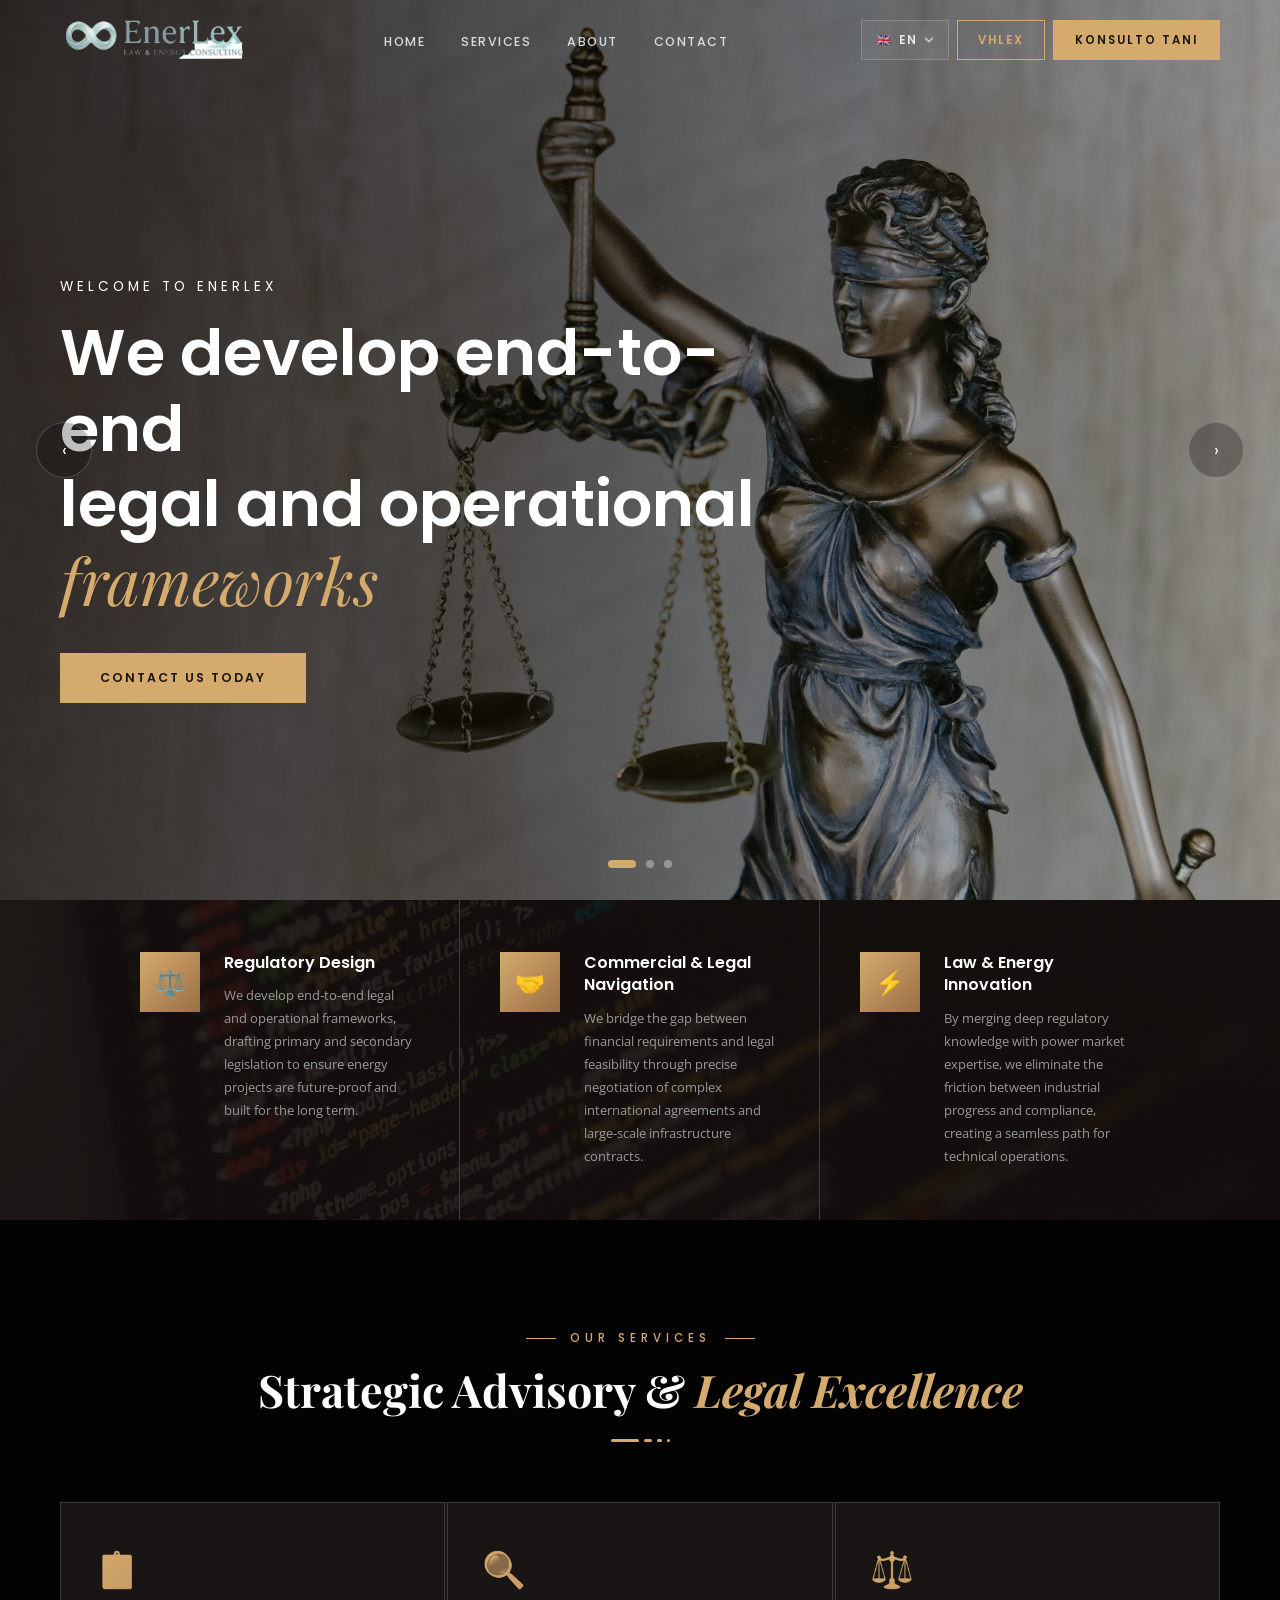
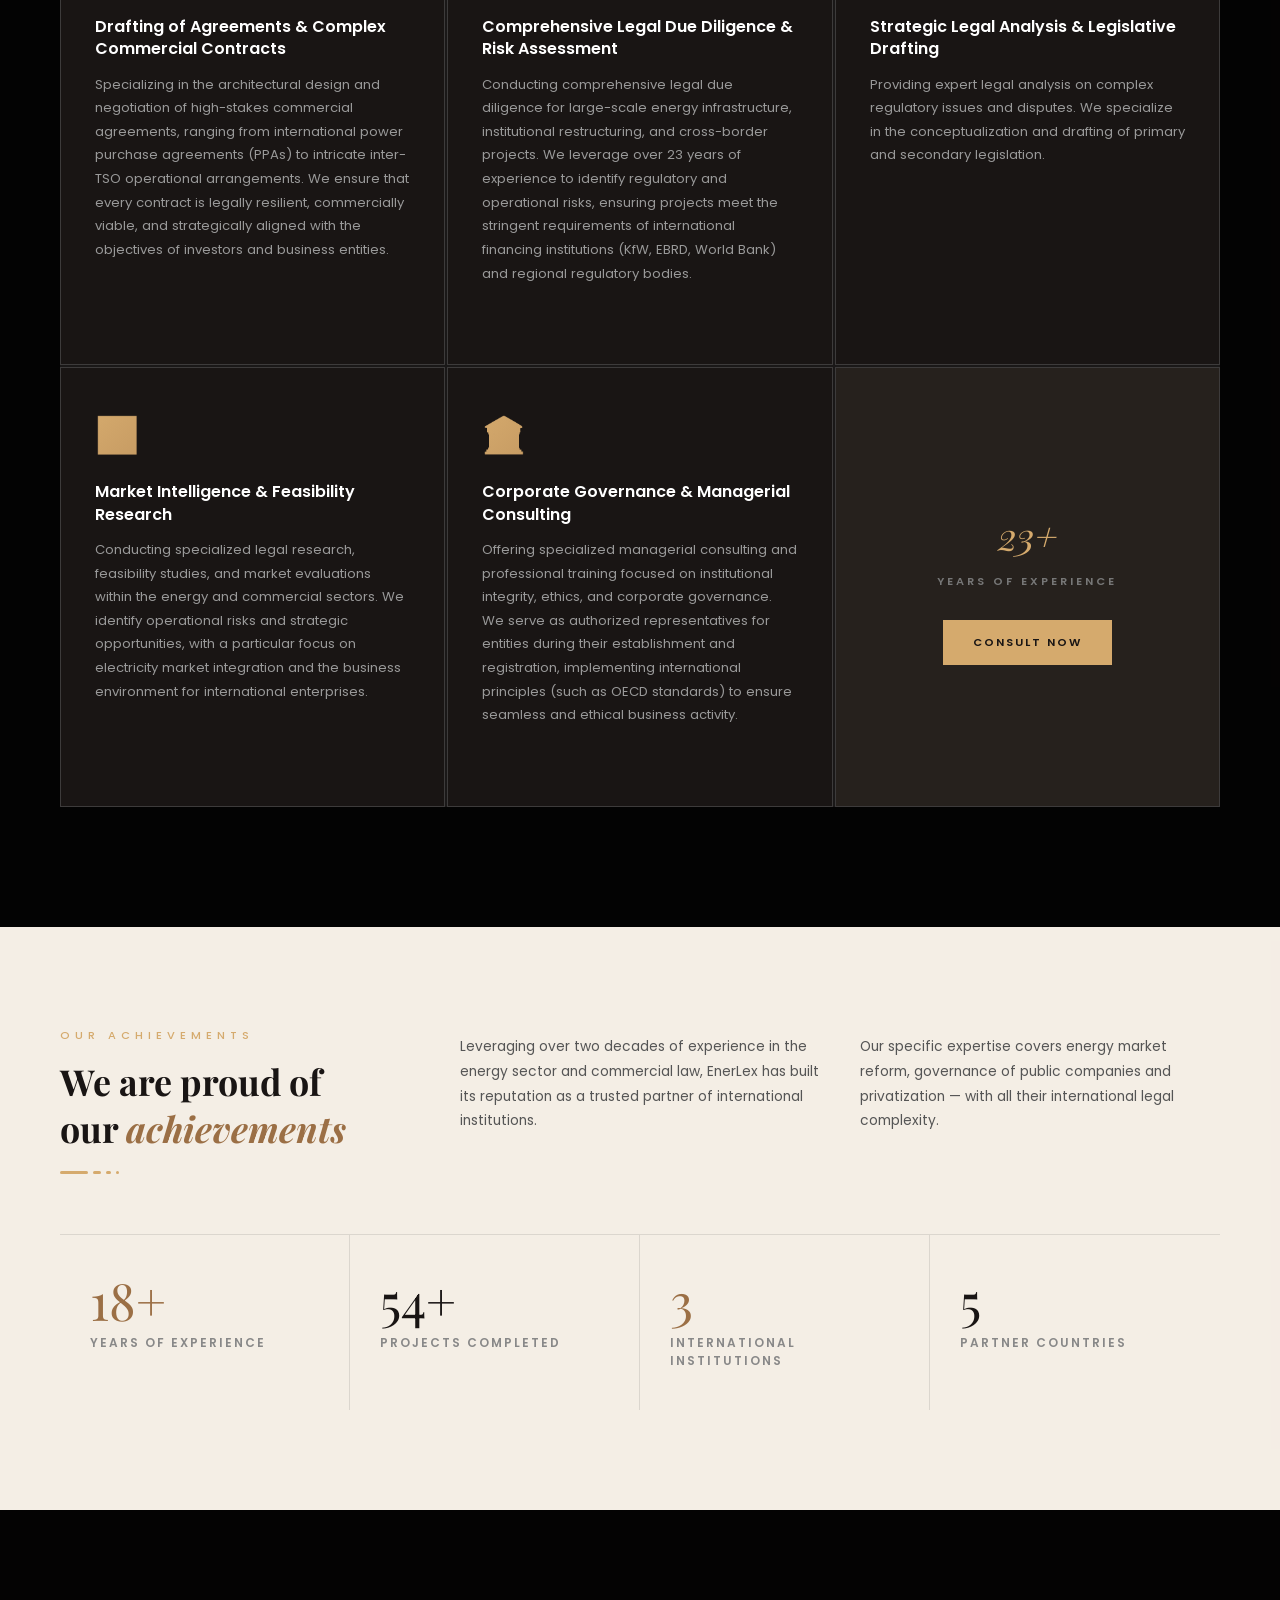
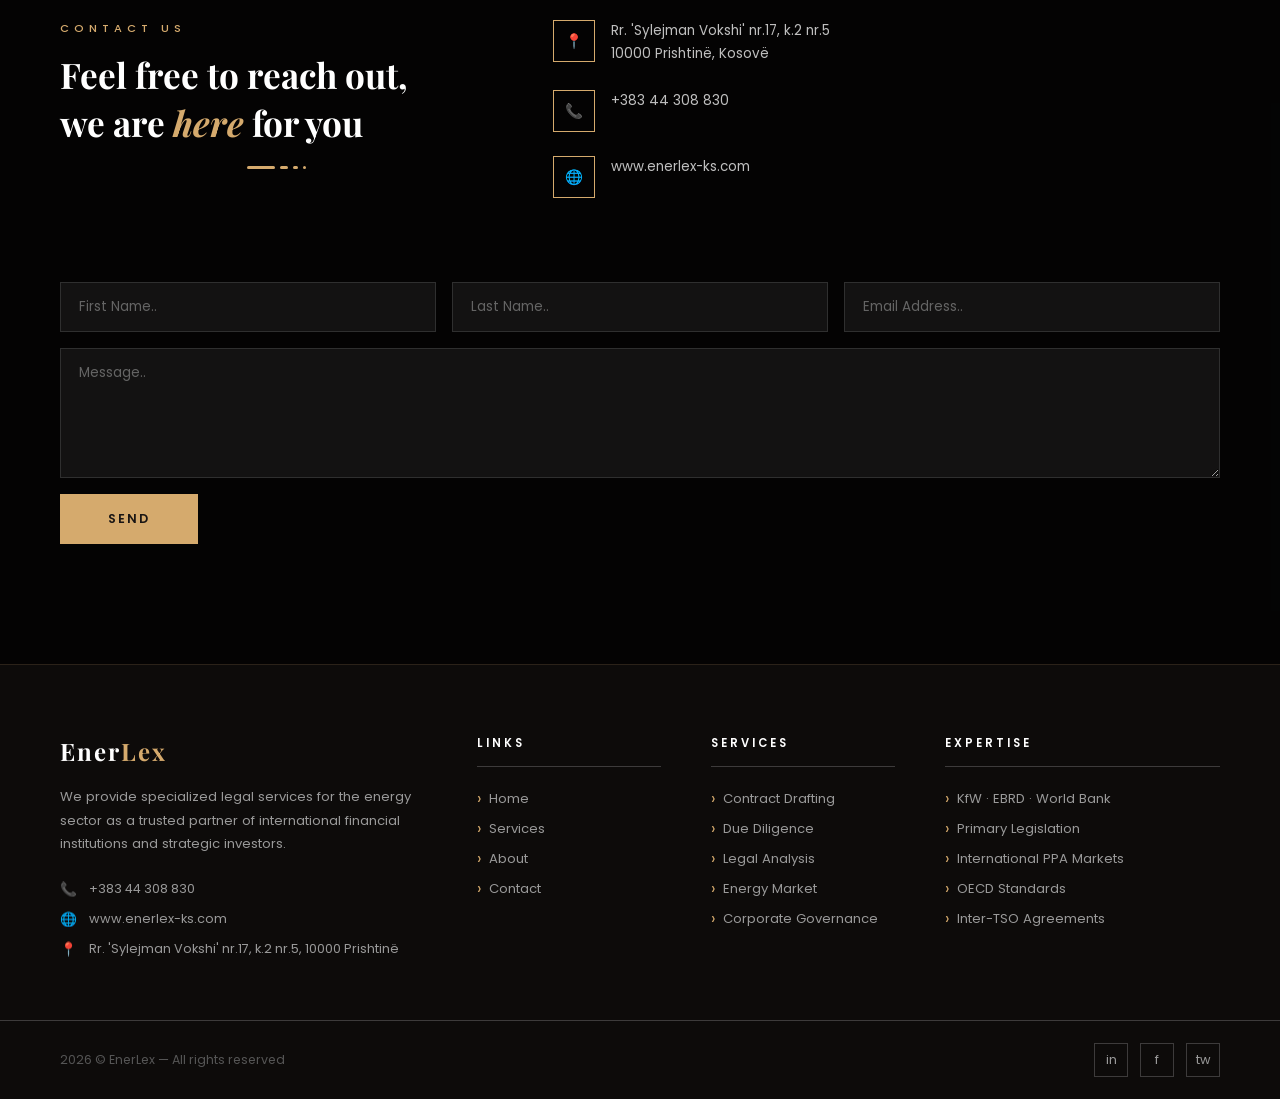
<file: home-1-one-page/index.html>
<!DOCTYPE html>
<html lang="en">
<head>
<meta charset="UTF-8">
<meta name="viewport" content="width=device-width, initial-scale=1">
<title>EnerLex – Law & Energy Advisory</title>
<link rel="preconnect" href="https://fonts.googleapis.com"/>
<link rel="preconnect" href="https://fonts.gstatic.com" crossorigin/>
<link href="https://fonts.googleapis.com/css2?family=Playfair+Display:ital,wght@0,400;0,600;0,700;1,400;1,600&family=Poppins:wght@300;400;500;600;700&family=Open+Sans:wght@400;500;600&display=swap" rel="stylesheet"/>
<style>
*, *::before, *::after { margin: 0; padding: 0; box-sizing: border-box; }

:root {
  --gold: #d5aa6d;
  --gold-hover: #9b6f45;
  --dark: #191514;
  --dark2: #111;
  --white: #ffffff;
  --text-light: rgba(255,255,255,0.85);
  --text-muted: #999999;
  --border: #3d3b3b;
}

html, body {
  width: 100%; overflow-x: hidden;
  font-family: 'Poppins', sans-serif;
  background: var(--dark);
  color: var(--white);
}

/* ─── HEADER ─── */
#header-wrap {
  position: fixed; top: 0; left: 0; width: 100%; z-index: 9999;
  transition: background 0.4s, padding 0.4s, box-shadow 0.4s;
  padding: 0;
}
#header-wrap.transparent { background: transparent; }
#header-wrap.scrolled {
  background: rgba(20,15,13,0.97);
  box-shadow: 0 2px 30px rgba(0,0,0,0.5);
  backdrop-filter: blur(10px);
}
#header-main {
  padding: 0 60px;
  display: flex; align-items: center; justify-content: space-between;
  height: 80px; transition: height 0.4s;
  gap: 20px;
}
#header-wrap.scrolled #header-main { height: 65px; }

.logo {
  font-family: 'Playfair Display', serif;
  font-size: 1.6rem; font-weight: 700;
  color: var(--white); text-decoration: none; letter-spacing: 2px;
}
.logo img { height: 48px; width: auto; object-fit: contain; display: block; }
.logo .accent { color: var(--gold); }
.logo-tagline {
  display: block; font-family: 'Poppins', sans-serif;
  font-size: 0.52rem; font-weight: 400; letter-spacing: 4px;
  text-transform: uppercase; color: rgba(255,255,255,0.5);
  margin-top: -2px;
}

.primary-menu {
  list-style: none; display: flex; gap: 36px; align-items: center;
}
.primary-menu a {
  font-family: 'Poppins', sans-serif;
  font-size: 0.78rem; font-weight: 500; letter-spacing: 1.5px;
  text-transform: uppercase; color: rgba(255,255,255,0.8);
  text-decoration: none; transition: color 0.3s;
}
.primary-menu a:hover { color: var(--gold); }

/* ─── HEADER ACTIONS ─── */
.header-actions {
  display: flex; align-items: center; gap: 8px; flex-shrink: 0;
}

/* LANG SWITCHER */
.lang-switcher { position: relative; }
.lang-btn {
  display: flex; align-items: center; gap: 7px;
  height: 40px; padding: 0 14px;
  background: rgba(255,255,255,0.05);
  border: 1px solid rgba(255,255,255,0.18);
  color: rgba(255,255,255,0.85);
  font-family: 'Poppins', sans-serif;
  font-size: 0.73rem; font-weight: 600; letter-spacing: 1.5px;
  text-transform: uppercase;
  cursor: pointer; transition: all 0.25s; user-select: none;
}
.lang-btn:hover,
.lang-switcher.open .lang-btn {
  border-color: var(--gold); color: var(--gold);
  background: rgba(213,170,109,0.08);
}
.lang-arrow { transition: transform 0.25s; opacity: 0.7; flex-shrink: 0; }
.lang-switcher.open .lang-arrow { transform: rotate(180deg); }

.lang-dropdown {
  position: absolute; top: calc(100% + 8px); right: 0;
  width: 170px; background: #0f0c0b;
  border: 1px solid rgba(213,170,109,0.3);
  box-shadow: 0 20px 50px rgba(0,0,0,0.7);
  opacity: 0; pointer-events: none;
  transform: translateY(-6px) scaleY(0.95);
  transform-origin: top right;
  transition: opacity 0.2s, transform 0.2s;
  z-index: 100;
}
.lang-switcher.open .lang-dropdown {
  opacity: 1; pointer-events: auto;
  transform: translateY(0) scaleY(1);
}
.lang-option {
  display: flex; align-items: center; gap: 10px;
  padding: 12px 16px;
  font-family: 'Poppins', sans-serif;
  font-size: 0.77rem; font-weight: 500;
  color: rgba(255,255,255,0.65);
  text-decoration: none; cursor: pointer;
  transition: all 0.2s;
  border-bottom: 1px solid rgba(255,255,255,0.04);
  position: relative;
}
.lang-option:last-child { border-bottom: none; }
.lang-option::before {
  content: ''; position: absolute; left: 0; top: 0; bottom: 0;
  width: 2px; background: var(--gold);
  transform: scaleY(0); transition: transform 0.2s;
}
.lang-option:hover { background: rgba(213,170,109,0.07); color: var(--white); }
.lang-option:hover::before,
.lang-option.active::before { transform: scaleY(1); }
.lang-option.active { color: var(--gold); background: rgba(213,170,109,0.05); }
.opt-check { margin-left: auto; font-size: 0.65rem; color: var(--gold); opacity: 0; }
.lang-option.active .opt-check { opacity: 1; }

/* VH LEX */
.btn-vhlex {
  display: flex; align-items: center;
  height: 40px; padding: 0 20px;
  font-family: 'Poppins', sans-serif;
  font-size: 0.73rem; font-weight: 600; letter-spacing: 2px;
  text-transform: uppercase; text-decoration: none;
  color: var(--gold); border: 1px solid var(--gold);
  background: transparent; transition: all 0.25s;
  position: relative; overflow: hidden;
}
.btn-vhlex::before {
  content: ''; position: absolute; inset: 0;
  background: var(--gold); transform: translateX(-101%);
  transition: transform 0.25s; z-index: 0;
}
.btn-vhlex span { position: relative; z-index: 1; }
.btn-vhlex:hover { color: var(--dark); }
.btn-vhlex:hover::before { transform: translateX(0); }

.btn-consult {
  display: flex; align-items: center;
  height: 40px; padding: 0 22px;
  font-size: 0.72rem; font-weight: 600; letter-spacing: 2px;
  text-transform: uppercase; text-decoration: none;
  background: var(--gold); color: var(--dark);
  transition: background 0.3s, color 0.3s;
}
.btn-consult:hover { background: var(--gold-hover); color: var(--white); }

@media (max-width: 768px) {
  .btn-vhlex { display: none; }
  .lang-btn span:last-of-type { display: none; }
}

/* ─── SLIDER / HERO ─── */
.rev-slider-wrap {
  position: relative; width: 100%; height: 100vh;
  overflow: hidden;
}

.slide {
  position: absolute; inset: 0;
  opacity: 0; transition: opacity 1.2s ease;
  pointer-events: none;
}
.slide.active { opacity: 1; pointer-events: auto; }

.slide-bg {
  position: absolute; inset: 0;
  transform: scale(1.06);
  animation: none;
  overflow: hidden;
}
.slide-bg img {
  width: 100%; height: 100%;
  object-fit: cover; object-position: center;
  display: block;
}
.slide.active .slide-bg {
  animation: kenBurns 14s ease-out forwards;
}
@keyframes kenBurns {
  from { transform: scale(1.06); }
  to   { transform: scale(1.00); }
}

.slide-overlay {
  position: absolute; inset: 0;
  background: rgba(15,10,8,0.62);
}
.slide-overlay-left {
  position: absolute; inset: 0;
  background: linear-gradient(100deg, rgba(15,10,8,0.82) 0%, rgba(15,10,8,0.5) 55%, rgba(15,10,8,0.15) 100%);
}
.slide-overlay-center {
  position: absolute; inset: 0;
  background: rgba(15,10,8,0.65);
}
.slide-overlay-right {
  position: absolute; inset: 0;
  background: linear-gradient(260deg, rgba(15,10,8,0.82) 0%, rgba(15,10,8,0.5) 55%, rgba(15,10,8,0.15) 100%);
}

.slide-group {
  position: absolute; z-index: 5;
  display: flex; flex-direction: column; gap: 0;
}
.slide-group.align-left {
  left: 60px; right: auto;
  top: 50%; transform: translateY(calc(-50% + 40px));
  align-items: flex-start; text-align: left;
  max-width: 760px;
}
.slide-group.align-center {
  left: 50%; transform: translate(-50%, calc(-50% + 40px));
  top: 50%;
  align-items: center; text-align: center;
  max-width: 800px;
}
.slide-group.align-right {
  right: 60px; left: auto;
  top: 50%; transform: translateY(calc(-50% + 40px));
  align-items: flex-end; text-align: right;
  max-width: 760px;
}

.layer-eyebrow {
  font-family: 'Poppins', sans-serif;
  font-size: 0.85rem; font-weight: 400;
  letter-spacing: 4px; text-transform: uppercase;
  color: var(--white); margin-bottom: 18px;
  opacity: 0; transform: translateY(50px);
}
.layer-title {
  font-family: 'Poppins', sans-serif;
  font-size: clamp(2.2rem, 5vw, 4rem);
  font-weight: 600; line-height: 1.18;
  color: var(--white); margin-bottom: 32px;
  opacity: 0; transform: translateY(50px);
}
.layer-title cite {
  font-style: italic;
  font-family: 'Playfair Display', serif;
  color: var(--gold); font-weight: 400;
}
.layer-btn {
  opacity: 0; transform: translateX(50px);
}
.btn {
  display: inline-block; text-decoration: none;
  font-family: 'Poppins', sans-serif;
  font-size: 0.78rem; font-weight: 600; letter-spacing: 2px;
  text-transform: uppercase;
  background: var(--gold); color: var(--dark);
  padding: 14px 38px;
  border: 2px solid var(--gold);
  transition: all 0.3s; cursor: pointer;
}
.btn:hover { background: transparent; color: var(--gold); }

.slide.active .layer-eyebrow { animation: layerUp 0.7s 0.5s ease forwards; }
.slide.active .layer-title { animation: layerUp 0.8s 0.9s ease forwards; }
.slide.active .layer-btn { animation: layerRight 0.7s 1.3s ease forwards; }
.slide.active .align-right .layer-btn { animation: layerLeft 0.7s 1.3s ease forwards; }
.slide.active .align-center .layer-btn { animation: layerUp 0.7s 1.3s ease forwards; }
@keyframes layerUp {
  from { opacity: 0; transform: translateY(50px); }
  to   { opacity: 1; transform: translateY(0); }
}
@keyframes layerRight {
  from { opacity: 0; transform: translateX(50px); }
  to   { opacity: 1; transform: translateX(0); }
}
@keyframes layerLeft {
  from { opacity: 0; transform: translateX(-50px); }
  to   { opacity: 1; transform: translateX(0); }
}

.slider-arrow {
  position: absolute; top: 50%; transform: translateY(-50%);
  z-index: 20; width: 56px; height: 56px;
  border-radius: 50%;
  background: rgba(0,0,0,0.25);
  border: 1px solid rgba(255,255,255,0.2);
  display: flex; align-items: center; justify-content: center;
  cursor: pointer; transition: all 0.3s;
  color: white; font-size: 1.1rem;
}
.slider-arrow:hover { background: var(--gold); border-color: var(--gold); }
.slider-arrow.prev { left: 36px; }
.slider-arrow.next { right: 36px; }

.slider-dots {
  position: absolute; bottom: 32px; left: 50%;
  transform: translateX(-50%); z-index: 20;
  display: flex; gap: 10px;
}
.dot {
  width: 8px; height: 8px; border-radius: 50%;
  background: rgba(255,255,255,0.35); cursor: pointer;
  transition: all 0.3s;
}
.dot.active { background: var(--gold); width: 28px; border-radius: 4px; }

/* ─── FANCYBOX ─── */
.fancybox-section {
  background: var(--dark);
  background-image: url('img/foto9.jpg');
  background-size: cover; background-position: center;
  position: relative;
}
.fancybox-section::before {
  content: ''; position: absolute; inset: 0;
  background: rgba(18,13,11,0.9);
}
.fancybox-inner {
  position: relative; z-index: 1;
  display: grid; grid-template-columns: repeat(3,1fr);
  max-width: 1200px; margin: 0 auto; padding: 0 60px;
}
.fancybox-item {
  padding: 52px 40px;
  border-right: 1px solid var(--border);
  display: flex; gap: 24px; align-items: flex-start;
  transition: background 0.3s;
}
.fancybox-item:last-child { border-right: none; }
.fancybox-item:hover { background: rgba(213,170,109,0.06); }
.fancybox-icon {
  width: 60px; height: 60px; flex-shrink: 0;
  background: linear-gradient(135deg, var(--gold) 0%, var(--gold-hover) 100%);
  display: flex; align-items: center; justify-content: center;
  font-size: 1.5rem;
}
.fancybox-content h3 {
  font-family: 'Poppins', sans-serif;
  font-size: 1rem; font-weight: 600; color: var(--white);
  margin-bottom: 10px; line-height: 1.4;
}
.fancybox-content p {
  font-family: 'Open Sans', sans-serif;
  font-size: 0.82rem; line-height: 1.75;
  color: var(--text-muted);
}

/* ─── SERVICES SECTION ─── */
.services-section {
  padding: 110px 60px 120px;
  background-image: url('img/foto10.jpg');
  background-position: center;
  background-size: cover;
  background-attachment: fixed;
  position: relative;
}
.services-section::before {
  content: ''; position: absolute; inset: 0;
  background: rgba(0,0,0,0.85);
}
.services-section .inner { position: relative; z-index: 1; max-width: 1200px; margin: 0 auto; }

.section-heading { text-align: center; margin-bottom: 60px; }
.section-heading .sub {
  font-size: 0.72rem; font-weight: 500; letter-spacing: 5px;
  text-transform: uppercase; color: var(--gold);
  display: flex; align-items: center; justify-content: center; gap: 14px;
  margin-bottom: 14px;
}
.section-heading .sub::before,
.section-heading .sub::after {
  content: ''; display: block; width: 30px; height: 1px; background: var(--gold);
}
.section-heading h2 {
  font-family: 'Playfair Display', serif;
  font-size: clamp(1.8rem, 3.5vw, 2.8rem);
  font-weight: 700; color: var(--white); line-height: 1.3;
}
.section-heading h2 cite { font-style: italic; color: var(--gold); }
.h-gap { display: flex; justify-content: center; gap: 5px; margin-top: 20px; }
.h-gap i { display: block; height: 3px; border-radius: 2px; background: var(--gold); }
.h-gap i:nth-child(1) { width: 28px; }
.h-gap i:nth-child(2) { width: 8px; }
.h-gap i:nth-child(3) { width: 5px; }
.h-gap i:nth-child(4) { width: 3px; }

.services-grid {
  display: grid; grid-template-columns: repeat(3, 1fr);
  gap: 2px; background: rgba(61,59,59,0.4);
}
.service-card {
  background: var(--dark);
  border: 1px solid var(--border);
  padding: 40px 34px;
  position: relative; overflow: hidden;
  transition: border-color 0.3s;
  cursor: default;
}
.service-card:hover { border-color: var(--gold); }
.service-card::after {
  content: ''; position: absolute; bottom: 0; left: 0;
  width: 0; height: 3px; background: var(--gold);
  transition: width 0.4s ease;
}
.service-card:hover::after { width: 100%; }
.service-card-hover {
  position: absolute; inset: 0; opacity: 0;
  overflow: hidden;
  transition: opacity 0.5s ease;
  z-index: 0;
}
.service-card-hover img {
  width: 100%; height: 100%;
  object-fit: cover; object-position: center;
  display: block;
}
.service-card-hover::after {
  content: ''; position: absolute; inset: 0;
  background: rgba(0,0,0,0.72);
}
.service-card:hover .service-card-hover { opacity: 1; }
.service-card-body { position: relative; z-index: 1; }
.service-icon {
  font-size: 2.2rem; margin-bottom: 20px;
  background: linear-gradient(135deg, var(--gold), var(--gold-hover));
  -webkit-background-clip: text; -webkit-text-fill-color: transparent;
  background-clip: text;
}
.service-card h3 {
  font-family: 'Poppins', sans-serif;
  font-size: 1rem; font-weight: 600; color: var(--white);
  margin-bottom: 12px; line-height: 1.4;
}
.service-card p { font-size: 0.82rem; line-height: 1.8; color: var(--text-muted); }
.service-card-cta {
  display: inline-block; margin-top: 20px;
  font-size: 0.7rem; font-weight: 600; letter-spacing: 2px;
  text-transform: uppercase; color: var(--gold);
  text-decoration: none; opacity: 0;
  transition: opacity 0.3s;
}
.service-card:hover .service-card-cta { opacity: 1; }

/* ─── STATS ─── */
.stats-section {
  padding: 100px 60px;
  background: #f5f0ea;
  position: relative;
}
.stats-section::before {
  content: ''; position: absolute; inset: 0;
  background: rgba(213,170,109,0.04);
}
.stats-section .inner { position: relative; z-index: 1; max-width: 1200px; margin: 0 auto; }
.stats-header {
  display: grid; grid-template-columns: 1fr 1fr 1fr;
  gap: 40px; margin-bottom: 60px; align-items: start;
}
.stats-heading .sub {
  font-size: 0.7rem; font-weight: 500; letter-spacing: 5px;
  text-transform: uppercase; color: var(--gold); margin-bottom: 14px;
}
.stats-heading h2 {
  font-family: 'Playfair Display', serif;
  font-size: clamp(1.6rem, 2.8vw, 2.4rem);
  font-weight: 700; color: var(--dark); line-height: 1.3;
}
.stats-heading h2 cite { font-style: italic; color: var(--gold-hover); }
.stats-heading .h-gap { justify-content: flex-start; }
.stats-text { font-size: 0.86rem; line-height: 1.8; color: #555; padding-top: 8px; }
.stats-grid { display: grid; grid-template-columns: repeat(4,1fr); gap: 0; }
.stat-item {
  padding: 40px 30px;
  border-right: 1px solid rgba(0,0,0,0.1);
  border-top: 1px solid rgba(0,0,0,0.1);
}
.stat-item:last-child { border-right: none; }
.stat-num {
  font-family: 'Playfair Display', serif;
  font-size: 3.2rem; font-weight: 400;
  line-height: 1; margin-bottom: 8px;
}
.stat-item:nth-child(odd) .stat-num { color: var(--gold-hover); }
.stat-item:nth-child(even) .stat-num { color: var(--dark); }
.stat-label { font-size: 0.75rem; font-weight: 600; letter-spacing: 2px; text-transform: uppercase; color: #888; }

/* ─── CONTACT ─── */
.contact-section {
  padding: 110px 60px 120px;
  background-image: url('img/foto12.jpg');
  background-position: center;
  background-size: cover;
  background-attachment: fixed;
  position: relative;
}
.contact-section::before {
  content: ''; position: absolute; inset: 0;
  background: rgba(0,0,0,0.82);
}
.contact-section .inner { position: relative; z-index: 1; max-width: 1200px; margin: 0 auto; }
.contact-grid {
  display: grid; grid-template-columns: 5fr 4fr 3fr;
  gap: 60px; margin-bottom: 60px; align-items: start;
}
.contact-sub {
  font-size: 0.7rem; font-weight: 500; letter-spacing: 5px;
  text-transform: uppercase; color: var(--gold); margin-bottom: 14px;
}
.contact-h2 {
  font-family: 'Playfair Display', serif;
  font-size: clamp(1.6rem, 2.8vw, 2.2rem);
  font-weight: 700; color: var(--white); line-height: 1.35;
}
.contact-h2 cite { font-style: italic; color: var(--gold); }
.contact-info-item { display: flex; gap: 16px; align-items: flex-start; margin-bottom: 24px; }
.contact-info-icon {
  width: 42px; height: 42px; flex-shrink: 0;
  background: transparent; border: 1px solid var(--gold);
  display: flex; align-items: center; justify-content: center;
  color: var(--gold); font-size: 0.9rem;
}
.contact-info-text { font-size: 0.84rem; line-height: 1.7; color: rgba(255,255,255,0.75); }
.contact-form { display: flex; flex-direction: column; gap: 16px; grid-column: 1 / -1; }
.form-row { display: grid; grid-template-columns: 1fr 1fr 1fr; gap: 16px; }
.form-input {
  width: 100%; padding: 14px 18px;
  background: rgba(255,255,255,0.06);
  border: 1px solid rgba(255,255,255,0.12);
  color: var(--white); font-family: 'Poppins', sans-serif;
  font-size: 0.84rem; outline: none;
  transition: border-color 0.3s;
}
.form-input:focus { border-color: var(--gold); }
.form-input::placeholder { color: rgba(255,255,255,0.35); }
.form-textarea { width: 100%; resize: vertical; min-height: 130px; }
.btn-submit {
  align-self: flex-start;
  background: var(--gold); color: var(--dark);
  border: 2px solid var(--gold);
  padding: 14px 46px;
  font-family: 'Poppins', sans-serif;
  font-size: 0.78rem; font-weight: 600; letter-spacing: 2px;
  text-transform: uppercase; cursor: pointer;
  transition: all 0.3s;
}
.btn-submit:hover { background: transparent; color: var(--gold); }

/* ─── FOOTER ─── */
footer { background: #0d0b0a; border-top: 1px solid rgba(213,170,109,0.15); }
.footer-top {
  padding: 70px 60px 50px;
  display: grid; grid-template-columns: 2fr 1fr 1fr 1.5fr;
  gap: 50px; max-width: 1400px; margin: 0 auto;
}
.footer-widget-title {
  font-family: 'Poppins', sans-serif;
  font-size: 0.72rem; font-weight: 600; letter-spacing: 3px;
  text-transform: uppercase; color: var(--white);
  margin-bottom: 22px; padding-bottom: 14px;
  border-bottom: 1px solid var(--border);
}
.footer-logo-link {
  font-family: 'Playfair Display', serif;
  font-size: 1.5rem; font-weight: 700; color: var(--white);
  text-decoration: none; letter-spacing: 2px;
  display: block; margin-bottom: 18px;
}
.footer-logo-link span { color: var(--gold); }
.footer-desc { font-size: 0.82rem; line-height: 1.8; color: var(--text-muted); margin-bottom: 24px; }
.footer-contact-list { list-style: none; }
.footer-contact-list li {
  display: flex; gap: 12px; align-items: flex-start;
  font-size: 0.8rem; color: var(--text-muted); margin-bottom: 10px;
}
.footer-contact-list li span:first-child { color: var(--gold); font-size: 0.85rem; flex-shrink: 0; }
.footer-links { list-style: none; }
.footer-links li { margin-bottom: 10px; }
.footer-links a {
  font-size: 0.82rem; color: var(--text-muted); text-decoration: none;
  transition: color 0.3s; display: flex; align-items: center; gap: 8px;
}
.footer-links a::before { content: '›'; color: var(--gold); font-size: 1rem; line-height: 1; }
.footer-links a:hover { color: var(--gold); }
.footer-bottom {
  border-top: 1px solid var(--border);
  padding: 22px 60px;
  display: flex; align-items: center; justify-content: space-between;
  max-width: 1400px; margin: 0 auto;
}
.footer-copy { font-size: 0.78rem; color: #555; }
.footer-social { display: flex; gap: 12px; }
.footer-social a {
  width: 34px; height: 34px; border: 1px solid var(--border);
  display: flex; align-items: center; justify-content: center;
  color: var(--text-muted); text-decoration: none; font-size: 0.8rem;
  transition: all 0.3s;
}
.footer-social a:hover { border-color: var(--gold); color: var(--gold); }

/* ─── SCROLL TO TOP ─── */
.scroll-top {
  position: fixed; bottom: 30px; right: 30px; z-index: 999;
  width: 42px; height: 42px;
  background: var(--gold); color: var(--dark);
  display: flex; align-items: center; justify-content: center;
  font-size: 1rem; text-decoration: none;
  opacity: 0; transform: translateY(10px);
  transition: all 0.3s; pointer-events: none;
}
.scroll-top.show { opacity: 1; transform: translateY(0); pointer-events: auto; }

/* ─── RESPONSIVE ─── */
@media (max-width: 1024px) {
  #header-main { padding: 0 30px; }
  .primary-menu { gap: 20px; }
  .services-grid { grid-template-columns: repeat(2,1fr); }
  .stats-grid { grid-template-columns: repeat(2,1fr); }
  .stats-header { grid-template-columns: 1fr 1fr; }
  .contact-grid { grid-template-columns: 1fr 1fr; }
}
@media (max-width: 768px) {
  .primary-menu { display: none; }
  .slide-group.align-left,
  .slide-group.align-center,
  .slide-group.align-right {
    left: 20px; right: 20px; text-align: left; align-items: flex-start;
    transform: translateY(-50%);
  }
  .fancybox-inner { grid-template-columns: 1fr; padding: 0 20px; }
  .fancybox-item { border-right: none; border-bottom: 1px solid var(--border); }
  .services-section, .stats-section, .contact-section { padding: 70px 20px; }
  .services-grid { grid-template-columns: 1fr; }
  .stats-grid { grid-template-columns: 1fr 1fr; }
  .stats-header { grid-template-columns: 1fr; }
  .form-row { grid-template-columns: 1fr; }
  .footer-top { grid-template-columns: 1fr; padding: 50px 20px; }
  .footer-bottom { flex-direction: column; gap: 16px; padding: 20px; }
}
</style>
</head>
<body>

<!-- ─── HEADER ─── -->
<header>
  <div id="header-wrap" class="transparent">
    <div id="header-main">

      <a class="logo" href="#">
        <img src="img/enterlex.png" alt="EnerLex Logo">
      </a>

      <nav>
        <ul class="primary-menu">
          <li><a href="#section-home" data-i18n="nav_home">Home</a></li>
          <li><a href="#section-services" data-i18n="nav_services">Services</a></li>
          <li><a href="#section-stats" data-i18n="nav_about">About</a></li>
          <li><a href="#section-contact" data-i18n="nav_contact">Contact</a></li>
        </ul>
      </nav>

      <div class="header-actions">

        <div class="lang-switcher" id="langSwitcher">
          <button class="lang-btn" id="langBtn">
            <span id="activeFlag">ANG</span>
            <span id="activeLang">EN</span>
            <svg viewBox="0 0 12 12" fill="none" stroke="currentColor" stroke-width="2" stroke-linecap="round" stroke-linejoin="round" width="10" height="10" class="lang-arrow"><polyline points="2,4 6,8 10,4"/></svg>
          </button>
          <div class="lang-dropdown">
            <a class="lang-option" href="#" data-flag="🇦🇱" data-code="SQ">
              <span>🇦🇱</span> Shqip <span class="opt-check">✔</span>
            </a>
            <a class="lang-option active" href="#" data-flag="🇬🇧" data-code="EN">
              <span>EN</span> English <span class="opt-check">✔</span>
            </a>
          </div>
        </div>

        <a href="VHlex.html" class="btn-vhlex"><span>VHLex</span></a>

        <a href="#section-contact" class="btn-consult" data-i18n="btn_consult">Konsulto Tani</a>

      </div>
    </div>
  </div>
</header>

<!-- ─── REVOLUTION SLIDER (3 slides) ─── -->
<section id="section-home" class="rev-slider-wrap">

  <!-- SLIDE 1 — LEFT aligned -->
  <div class="slide active" id="slide-1">
    <div class="slide-bg"><img src="img/foto1.jpg" alt=""></div>
    <div class="slide-overlay-left"></div>
    <div class="slide-group align-left">
      <div class="layer-eyebrow" data-i18n="slide1_eyebrow">Welcome to EnerLex</div>
      <h1 class="layer-title" data-i18n-html="slide1_title">
        We develop end-to-end<br/>
        legal and operational<br/>
        <cite>frameworks</cite>
      </h1>
      <div class="layer-btn">
        <a href="#section-contact" class="btn" data-i18n="btn_contact">Contact Us Today</a>
      </div>
    </div>
  </div>

  <!-- SLIDE 2 — CENTER aligned -->
  <div class="slide" id="slide-2">
    <div class="slide-bg"><img src="img/foto2.jpg" alt=""></div>
    <div class="slide-overlay-center"></div>
    <div class="slide-group align-center">
      <div class="layer-eyebrow" data-i18n="slide2_eyebrow">Energy & Law Expertise</div>
      <h1 class="layer-title" data-i18n-html="slide2_title">
        Bridging financial requirements<br/>
        with <cite>legal feasibility</cite>
      </h1>
      <div class="layer-btn">
        <a href="#section-contact" class="btn" data-i18n="btn_contact">Contact Us Today</a>
      </div>
    </div>
  </div>

  <!-- SLIDE 3 — RIGHT aligned -->
  <div class="slide" id="slide-3">
    <div class="slide-bg"><img src="img/foto3.jpg" alt=""></div>
    <div class="slide-overlay-right"></div>
    <div class="slide-group align-right">
      <div class="layer-eyebrow" data-i18n="slide3_eyebrow">23+ Years of Experience</div>
      <h1 class="layer-title" data-i18n-html="slide3_title">
        Negotiating complex<br/>
        international <cite>PPA</cite><br/>
        contracts
      </h1>
      <div class="layer-btn">
        <a href="#section-contact" class="btn" data-i18n="btn_contact">Contact Us Today</a>
      </div>
    </div>
  </div>

  <div class="slider-arrow prev" id="prev-btn">&#8249;</div>
  <div class="slider-arrow next" id="next-btn">&#8250;</div>

  <div class="slider-dots">
    <div class="dot active" data-index="0"></div>
    <div class="dot" data-index="1"></div>
    <div class="dot" data-index="2"></div>
  </div>
</section>

<!-- ─── FANCYBOX — 3 pillars ─── -->
<section class="fancybox-section">
  <div class="fancybox-inner">
    <div class="fancybox-item">
      <div class="fancybox-icon">⚖️</div>
      <div class="fancybox-content">
        <h3 data-i18n="pillar1_title">Regulatory Design</h3>
        <p data-i18n="pillar1_text">We develop end-to-end legal and operational frameworks, drafting primary and secondary legislation to ensure energy projects are future-proof and built for the long term.</p>
      </div>
    </div>
    <div class="fancybox-item">
      <div class="fancybox-icon">🤝</div>
      <div class="fancybox-content">
        <h3 data-i18n="pillar2_title">Commercial &amp; Legal Navigation</h3>
        <p data-i18n="pillar2_text">We bridge the gap between financial requirements and legal feasibility through precise negotiation of complex international agreements and large-scale infrastructure contracts.</p>
      </div>
    </div>
    <div class="fancybox-item">
      <div class="fancybox-icon">⚡</div>
      <div class="fancybox-content">
        <h3 data-i18n="pillar3_title">Law &amp; Energy Innovation</h3>
        <p data-i18n="pillar3_text">By merging deep regulatory knowledge with power market expertise, we eliminate the friction between industrial progress and compliance, creating a seamless path for technical operations.</p>
      </div>
    </div>
  </div>
</section>

<!-- ─── SERVICES ─── -->
<section id="section-services" class="services-section">
  <div class="inner">
    <div class="section-heading">
      <div class="sub" data-i18n="services_sub">Our Services</div>
      <h2 data-i18n-html="services_title">Strategic Advisory &amp; <cite>Legal Excellence</cite></h2>
      <div class="h-gap"><i></i><i></i><i></i><i></i></div>
    </div>
    <div class="services-grid">

      <div class="service-card">
        <div class="service-card-hover"><img src="img/foto4.jpg" alt=""></div>
        <div class="service-card-body">
          <div class="service-icon">📋</div>
          <h3 data-i18n="svc1_title">Drafting of Agreements &amp; Complex Commercial Contracts</h3>
          <p data-i18n="svc1_text">Specializing in the architectural design and negotiation of high-stakes commercial agreements, ranging from international power purchase agreements (PPAs) to intricate inter-TSO operational arrangements. We ensure that every contract is legally resilient, commercially viable, and strategically aligned with the objectives of investors and business entities.</p>
          <a href="#section-contact" class="service-card-cta" data-i18n="learn_more">Learn More →</a>
        </div>
      </div>

      <div class="service-card">
        <div class="service-card-hover"><img src="img/foto5.jpg" alt=""></div>
        <div class="service-card-body">
          <div class="service-icon">🔍</div>
          <h3 data-i18n="svc2_title">Comprehensive Legal Due Diligence &amp; Risk Assessment</h3>
          <p data-i18n="svc2_text">Conducting comprehensive legal due diligence for large-scale energy infrastructure, institutional restructuring, and cross-border projects. We leverage over 23 years of experience to identify regulatory and operational risks, ensuring projects meet the stringent requirements of international financing institutions (KfW, EBRD, World Bank) and regional regulatory bodies.</p>
          <a href="#section-contact" class="service-card-cta" data-i18n="learn_more">Learn More →</a>
        </div>
      </div>

      <div class="service-card">
        <div class="service-card-hover"><img src="img/foto6.jpg" alt=""></div>
        <div class="service-card-body">
          <div class="service-icon">⚖️</div>
          <h3 data-i18n="svc3_title">Strategic Legal Analysis &amp; Legislative Drafting</h3>
          <p data-i18n="svc3_text">Providing expert legal analysis on complex regulatory issues and disputes. We specialize in the conceptualization and drafting of primary and secondary legislation.</p>
          <a href="#section-contact" class="service-card-cta" data-i18n="learn_more">Learn More →</a>
        </div>
      </div>

      <div class="service-card">
        <div class="service-card-hover"><img src="img/foto7.jpg" alt=""></div>
        <div class="service-card-body">
          <div class="service-icon">📊</div>
          <h3 data-i18n="svc4_title">Market Intelligence &amp; Feasibility Research</h3>
          <p data-i18n="svc4_text">Conducting specialized legal research, feasibility studies, and market evaluations within the energy and commercial sectors. We identify operational risks and strategic opportunities, with a particular focus on electricity market integration and the business environment for international enterprises.</p>
          <a href="#section-contact" class="service-card-cta" data-i18n="learn_more">Learn More →</a>
        </div>
      </div>

      <div class="service-card">
        <div class="service-card-hover"><img src="img/foto8.jpg" alt=""></div>
        <div class="service-card-body">
          <div class="service-icon">🏛️</div>
          <h3 data-i18n="svc5_title">Corporate Governance &amp; Managerial Consulting</h3>
          <p data-i18n="svc5_text">Offering specialized managerial consulting and professional training focused on institutional integrity, ethics, and corporate governance. We serve as authorized representatives for entities during their establishment and registration, implementing international principles (such as OECD standards) to ensure seamless and ethical business activity.</p>
          <a href="#section-contact" class="service-card-cta" data-i18n="learn_more">Learn More →</a>
        </div>
      </div>

      <div class="service-card" style="background: rgba(213,170,109,0.06); display:flex; align-items:center; justify-content:center; text-align:center; padding: 50px 34px;">
        <div class="service-card-body">
          <div style="font-family:'Playfair Display',serif; font-size:2.4rem; font-weight:400; color:var(--gold); margin-bottom:12px; font-style:italic;">23+</div>
          <div style="font-size:0.7rem; font-weight:600; letter-spacing:3px; text-transform:uppercase; color:#777; margin-bottom:30px;" data-i18n="years_exp">Years of Experience</div>
          <a href="#section-contact" class="btn" style="font-size:0.7rem; padding:12px 28px;" data-i18n="btn_consult_now">Consult Now</a>
        </div>
      </div>

    </div>
  </div>
</section>

<!-- ─── STATS ─── -->
<section id="section-stats" class="stats-section">
  <div class="inner">
    <div class="stats-header">
      <div class="stats-heading">
        <div class="sub" data-i18n="stats_sub">Our Achievements</div>
        <h2 data-i18n-html="stats_title">We are proud of<br/>our <cite>achievements</cite></h2>
        <div class="h-gap" style="justify-content:flex-start;"><i></i><i></i><i></i><i></i></div>
      </div>
      <div class="stats-text">
        <p data-i18n="stats_text1">Leveraging over two decades of experience in the energy sector and commercial law, EnerLex has built its reputation as a trusted partner of international institutions.</p>
      </div>
      <div class="stats-text">
        <p data-i18n="stats_text2">Our specific expertise covers energy market reform, governance of public companies and privatization — with all their international legal complexity.</p>
      </div>
    </div>
    <div class="stats-grid">
      <div class="stat-item">
        <div class="stat-num" data-target="23">0+</div>
        <div class="stat-label" data-i18n="stat1_label">Years of Experience</div>
      </div>
      <div class="stat-item">
        <div class="stat-num" data-target="150">0+</div>
        <div class="stat-label" data-i18n="stat2_label">Projects Completed</div>
      </div>
      <div class="stat-item">
        <div class="stat-num" data-target="3">0</div>
        <div class="stat-label" data-i18n="stat3_label">International Institutions</div>
      </div>
      <div class="stat-item">
        <div class="stat-num" data-target="5">0</div>
        <div class="stat-label" data-i18n="stat4_label">Partner Countries</div>
      </div>
    </div>
  </div>
</section>

<!-- ─── CONTACT ─── -->
<section id="section-contact" class="contact-section">
  <div class="inner">
    <div class="contact-grid">
      <div>
        <div class="contact-sub" data-i18n="contact_sub">Contact Us</div>
        <h2 class="contact-h2" data-i18n-html="contact_title">Feel free to reach out,<br/>we are <cite>here</cite> for you</h2>
        <div class="h-gap" style="margin-top:20px;"><i></i><i></i><i></i><i></i></div>
      </div>
      <div>
        <div class="contact-info-item">
          <div class="contact-info-icon">📍</div>
          <div class="contact-info-text">Rr. 'Sylejman Vokshi' nr.17, k.2 nr.5<br/>10000 Prishtinë, Kosovë</div>
        </div>
        <div class="contact-info-item">
          <div class="contact-info-icon">📞</div>
          <div class="contact-info-text"><a href="tel:+38344308830" style="color:inherit; text-decoration:none;">+383 44 308 830</a></div>
        </div>
        <div class="contact-info-item">
          <div class="contact-info-icon">🌐</div>
          <div class="contact-info-text">www.enerlex-ks.com</div>
        </div>
      </div>
    </div>
    <div class="contact-form">
      <div class="form-row">
        <input type="text" class="form-input" data-i18n-placeholder="placeholder_firstname" placeholder="First Name.."/>
        <input type="text" class="form-input" data-i18n-placeholder="placeholder_lastname" placeholder="Last Name.."/>
        <input type="email" class="form-input" data-i18n-placeholder="placeholder_email" placeholder="Email Address.."/>
      </div>
      <textarea class="form-input form-textarea" data-i18n-placeholder="placeholder_message" placeholder="Message.."></textarea>
      <button class="btn-submit" type="button" data-i18n="btn_send">Send</button>
    </div>
  </div>
</section>

<!-- ─── FOOTER ─── -->
<footer>
  <div class="footer-top">
    <div>
      <a class="footer-logo-link" href="#">Ener<span>Lex</span></a>
      <p class="footer-desc" data-i18n="footer_desc">We provide specialized legal services for the energy sector as a trusted partner of international financial institutions and strategic investors.</p>
      <ul class="footer-contact-list">
        <li><span>📞</span><span>+383 44 308 830</span></li>
        <li><span>🌐</span><span>www.enerlex-ks.com</span></li>
        <li><span>📍</span><span>Rr. 'Sylejman Vokshi' nr.17, k.2 nr.5, 10000 Prishtinë</span></li>
      </ul>
    </div>
    <div>
      <div class="footer-widget-title" data-i18n="footer_links">Links</div>
      <ul class="footer-links">
        <li><a href="#section-home" data-i18n="nav_home">Home</a></li>
        <li><a href="#section-services" data-i18n="nav_services">Services</a></li>
        <li><a href="#section-stats" data-i18n="nav_about">About Us</a></li>
        <li><a href="#section-contact" data-i18n="nav_contact">Contact</a></li>
      </ul>
    </div>
    <div>
      <div class="footer-widget-title" data-i18n="footer_services_title">Services</div>
      <ul class="footer-links">
        <li><a href="#" data-i18n="footer_svc1">Contract Drafting</a></li>
        <li><a href="#" data-i18n="footer_svc2">Due Diligence</a></li>
        <li><a href="#" data-i18n="footer_svc3">Legal Analysis</a></li>
        <li><a href="#" data-i18n="footer_svc4">Energy Market</a></li>
        <li><a href="#" data-i18n="footer_svc5">Corporate Governance</a></li>
      </ul>
    </div>
    <div>
      <div class="footer-widget-title" data-i18n="footer_expertise">Expertise</div>
      <ul class="footer-links">
        <li><a href="#">KfW · EBRD · World Bank</a></li>
        <li><a href="#" data-i18n="footer_exp1">Primary Legislation</a></li>
        <li><a href="#" data-i18n="footer_exp2">International PPA Markets</a></li>
        <li><a href="#">OECD Standards</a></li>
        <li><a href="#" data-i18n="footer_exp3">Inter-TSO Agreements</a></li>
      </ul>
    </div>
  </div>
  <div class="footer-bottom">
    <div class="footer-copy">2026 &copy; EnerLex — All rights reserved</div>
    <div class="footer-social">
      <a href="#">in</a>
      <a href="#">f</a>
      <a href="#">tw</a>
    </div>
  </div>
</footer>

<a href="#section-home" class="scroll-top" id="scroll-top">↑</a>

<!-- ─── SCRIPTS ─── -->
<script>

/* ════════════════════════════════════════
   TRANSLATIONS
════════════════════════════════════════ */
const translations = {
  EN: {
    nav_home: "Home",
    nav_services: "Services",
    nav_about: "About",
    nav_contact: "Contact",
    btn_consult: "Konsulto Tani",
    btn_contact: "Contact Us Today",
    btn_consult_now: "Consult Now",
    btn_send: "Send",

    slide1_eyebrow: "Welcome to EnerLex",
    slide1_title: "We develop end-to-end<br/>legal and operational<br/><cite>frameworks</cite>",
    slide2_eyebrow: "Energy & Law Expertise",
    slide2_title: "Bridging financial requirements<br/>with <cite>legal feasibility</cite>",
    slide3_eyebrow: "23+ Years of Experience",
    slide3_title: "Negotiating complex<br/>international <cite>PPA</cite><br/>contracts",

    pillar1_title: "Regulatory Design",
    pillar1_text: "We develop end-to-end legal and operational frameworks, drafting primary and secondary legislation to ensure energy projects are future-proof and built for the long term.",
    pillar2_title: "Commercial & Legal Navigation",
    pillar2_text: "We bridge the gap between financial requirements and legal feasibility through precise negotiation of complex international agreements and large-scale infrastructure contracts.",
    pillar3_title: "Law & Energy Innovation",
    pillar3_text: "By merging deep regulatory knowledge with power market expertise, we eliminate the friction between industrial progress and compliance, creating a seamless path for technical operations.",

    services_sub: "Our Services",
    services_title: "Strategic Advisory &amp; <cite>Legal Excellence</cite>",

    svc1_title: "Drafting of Agreements & Complex Commercial Contracts",
    svc1_text: "Specializing in the architectural design and negotiation of high-stakes commercial agreements, ranging from international power purchase agreements (PPAs) to intricate inter-TSO operational arrangements. We ensure that every contract is legally resilient, commercially viable, and strategically aligned with the objectives of investors and business entities.",
    svc2_title: "Comprehensive Legal Due Diligence & Risk Assessment",
    svc2_text: "Conducting comprehensive legal due diligence for large-scale energy infrastructure, institutional restructuring, and cross-border projects. We leverage over 23 years of experience to identify regulatory and operational risks, ensuring projects meet the stringent requirements of international financing institutions (KfW, EBRD, World Bank) and regional regulatory bodies.",
    svc3_title: "Strategic Legal Analysis & Legislative Drafting",
    svc3_text: "Providing expert legal analysis on complex regulatory issues and disputes. We specialize in the conceptualization and drafting of primary and secondary legislation.",
    svc4_title: "Market Intelligence & Feasibility Research",
    svc4_text: "Conducting specialized legal research, feasibility studies, and market evaluations within the energy and commercial sectors. We identify operational risks and strategic opportunities, with a particular focus on electricity market integration and the business environment for international enterprises.",
    svc5_title: "Corporate Governance & Managerial Consulting",
    svc5_text: "Offering specialized managerial consulting and professional training focused on institutional integrity, ethics, and corporate governance. We serve as authorized representatives for entities during their establishment and registration, implementing international principles (such as OECD standards) to ensure seamless and ethical business activity.",
    learn_more: "Learn More →",
    years_exp: "Years of Experience",

    stats_sub: "Our Achievements",
    stats_title: "We are proud of<br/>our <cite>achievements</cite>",
    stats_text1: "Leveraging over two decades of experience in the energy sector and commercial law, EnerLex has built its reputation as a trusted partner of international institutions.",
    stats_text2: "Our specific expertise covers energy market reform, governance of public companies and privatization — with all their international legal complexity.",
    stat1_label: "Years of Experience",
    stat2_label: "Projects Completed",
    stat3_label: "International Institutions",
    stat4_label: "Partner Countries",

    contact_sub: "Contact Us",
    contact_title: "Feel free to reach out,<br/>we are <cite>here</cite> for you",
    placeholder_firstname: "First Name..",
    placeholder_lastname: "Last Name..",
    placeholder_email: "Email Address..",
    placeholder_message: "Message..",

    footer_desc: "We provide specialized legal services for the energy sector as a trusted partner of international financial institutions and strategic investors.",
    footer_links: "Links",
    footer_services_title: "Services",
    footer_expertise: "Expertise",
    footer_svc1: "Contract Drafting",
    footer_svc2: "Due Diligence",
    footer_svc3: "Legal Analysis",
    footer_svc4: "Energy Market",
    footer_svc5: "Corporate Governance",
    footer_exp1: "Primary Legislation",
    footer_exp2: "International PPA Markets",
    footer_exp3: "Inter-TSO Agreements",
  },

  SQ: {
    nav_home: "Kryefaqja",
    nav_services: "Shërbimet",
    nav_about: "Rreth Nesh",
    nav_contact: "Kontakt",
    btn_consult: "Konsulto Tani",
    btn_contact: "Na Kontaktoni Sot",
    btn_consult_now: "Konsulto Tani",
    btn_send: "Dërgo",

    slide1_eyebrow: "Mirë se vini në EnerLex",
    slide1_title: "Ne zhvillojmë korniza të plota<br/>ligjore dhe operacionale<br/><cite>end-to-end</cite>",
    slide2_eyebrow: "Ekspertizë në Ligj & Energji",
    slide2_title: "Duke lidhur kërkesat financiare<br/>me <cite>realizueshmërinë ligjore</cite>",
    slide3_eyebrow: "23+ Vite Përvojë",
    slide3_title: "Duke negociuar kontrata<br/>komplekse ndërkombëtare <cite>PPA</cite><br/>",

    pillar1_title: "Dizajni Rregullator",
    pillar1_text: "Ne zhvillojmë korniza të plota ligjore dhe operacionale end-to-end, duke hartuar legjislacion primar dhe sekondar për të siguruar që projektet energjetike të jenë të qëndrueshme dhe të orientuara drejt afatgjatësisë.",
    pillar2_title: "Navigimi Komercial & Ligjor",
    pillar2_text: "Ne lidhim hendekun ndërmjet kërkesave financiare dhe realizueshmërisë ligjore përmes negocimit të saktë të marrëveshjeve komplekse ndërkombëtare dhe kontratave të infrastrukturës në shkallë të gjerë.",
    pillar3_title: "Inovacioni në Ligj & Energji",
    pillar3_text: "Duke ndërthurur njohuri të thella rregullatore me ekspertizë në tregun e energjisë, eliminojmë pengesat ndërmjet progresit industrial dhe përputhshmërisë ligjore, duke krijuar një rrugë të qartë dhe funksionale për operacionet teknike.",

    services_sub: "Shërbimet Tona",
    services_title: "Këshillim Strategjik &amp; <cite>Ekselencë Ligjore</cite>",

    svc1_title: "Hartimi i Marrëveshjeve & Kontratave Komerciale",
    svc1_text: "Specializohemi në përcaktimin e kornizës dhe negocimin e marrëveshjeve komerciale, duke filluar nga marrëveshjet ndërkombëtare për blerjen e energjisë (PPA) deri te marrëveshjet për zhvillimin dhe zbatimin e projekteve. Sigurojmë që çdo kontratë të jetë juridikisht e qëndrueshme, komercialisht e realizueshme dhe strategjikisht e harmonizuar me objektivat e investitorëve dhe subjekteve afariste.",
    svc2_title: "Vlerësim Ligjor Gjithëpërfshirës & Vlerësim i Rrezikut",
    svc2_text: "Kryejmë vlerësime ligjore (legal due diligence) gjithëpërfshirëse për infrastrukturë energjetike në shkallë të gjerë, ristrukturime institucionale dhe projekte ndërkufitare. Duke u mbështetur në mbi 23 vite përvojë, identifikojmë rreziqet rregullatore dhe operacionale, duke siguruar që projektet të përmbushin kërkesat strikte të institucioneve ndërkombëtare financiare (KfW, EBRD, Banka Botërore) dhe organeve rregullatore.",
    svc3_title: "Analizë Strategjike Ligjore & Hartim i Legjislacionit",
    svc3_text: "Ofrojmë analizë të specializuar ligjore për çështje komplekse rregullatore dhe mosmarrëveshje. Specializohemi në konceptimin dhe hartimin e legjislacionit primar dhe sekondar.",
    svc4_title: "Inteligjencë Tregu & Studime Fizibiliteti",
    svc4_text: "Zhvillojmë kërkime ligjore të specializuara, studime fizibiliteti dhe vlerësime të tregut në sektorët e energjisë dhe tregtisë. Identifikojmë rreziqet operacionale dhe mundësitë strategjike, me fokus të veçantë në integrimin e tregut të energjisë elektrike dhe mjedisin afarist për ndërmarrjet ndërkombëtare.",
    svc5_title: "Qeverisje Korporative & Konsulencë Menaxheriale",
    svc5_text: "Ofrojmë konsulencë të specializuar menaxheriale dhe trajnime profesionale të fokusuara në integritet institucional, etikë dhe qeverisje korporative. Veprojmë si përfaqësues të autorizuar për subjektet gjatë themelimit dhe regjistrimit të tyre, duke zbatuar parime ndërkombëtare (si standardet e OECD) për të siguruar një aktivitet afarist të qëndrueshëm dhe etik.",
    learn_more: "Mëso Më Shumë →",
    years_exp: "Vite Përvojë",

    stats_sub: "Arritjet Tona",
    stats_title: "Jemi krenarë për<br/><cite>arritjet tona</cite>",
    stats_text1: "Duke shfrytëzuar mbi dy dekada përvojë në sektorin e energjisë dhe të drejtës komerciale, EnerLex ka ndërtuar reputacionin e saj si partner i besueshëm i institucioneve ndërkombëtare.",
    stats_text2: "Ekspertiza jonë specifike mbulon reformën e tregut të energjisë, qeverisjen e ndërmarrjeve publike dhe privatizimin — me gjithë kompleksitetin e tyre ligjor ndërkombëtar.",
    stat1_label: "Vite Përvojë",
    stat2_label: "Projekte të Përfunduara",
    stat3_label: "Institucione Ndërkombëtare",
    stat4_label: "Vendet Partnere",

    contact_sub: "Na Kontaktoni",
    contact_title: "Mos hezitoni të na kontaktoni,<br/>jemi <cite>këtu</cite> për ju",
    placeholder_firstname: "Emri..",
    placeholder_lastname: "Mbiemri..",
    placeholder_email: "Adresa Email..",
    placeholder_message: "Mesazhi..",

    footer_desc: "Ne ofrojmë shërbime të specializuara ligjore për sektorin e energjisë si partner i besueshëm i institucioneve financiare ndërkombëtare dhe investitorëve strategjikë.",
    footer_links: "Lidhje",
    footer_services_title: "Shërbimet",
    footer_expertise: "Ekspertiza",
    footer_svc1: "Hartimi i Kontratave",
    footer_svc2: "Due Diligence",
    footer_svc3: "Analizë Ligjore",
    footer_svc4: "Tregu i Energjisë",
    footer_svc5: "Qeverisje Korporative",
    footer_exp1: "Legjislacion Primar",
    footer_exp2: "Tregjet Ndërkombëtare PPA",
    footer_exp3: "Marrëveshje Inter-TSO",
  }
};

let currentLang = 'EN';

function applyTranslations(lang) {
  const t = translations[lang];
  if (!t) return;

  // data-i18n — textContent
  document.querySelectorAll('[data-i18n]').forEach(el => {
    const key = el.getAttribute('data-i18n');
    if (t[key] !== undefined) el.textContent = t[key];
  });

  // data-i18n-html — innerHTML
  document.querySelectorAll('[data-i18n-html]').forEach(el => {
    const key = el.getAttribute('data-i18n-html');
    if (t[key] !== undefined) el.innerHTML = t[key];
  });

  // data-i18n-placeholder — placeholder
  document.querySelectorAll('[data-i18n-placeholder]').forEach(el => {
    const key = el.getAttribute('data-i18n-placeholder');
    if (t[key] !== undefined) el.placeholder = t[key];
  });
}

/* ════════════════════════════════════════
   SLIDER
════════════════════════════════════════ */
const slides = document.querySelectorAll('.slide');
const dots   = document.querySelectorAll('.dot');
let current  = 0;
let timer;

function goTo(n) {
  slides[current].classList.remove('active');
  dots[current].classList.remove('active');
  slides[current].querySelectorAll('.layer-eyebrow,.layer-title,.layer-btn').forEach(el => {
    el.style.animation = 'none';
    el.offsetHeight;
    el.style.animation = '';
  });
  current = (n + slides.length) % slides.length;
  slides[current].classList.add('active');
  dots[current].classList.add('active');
}

function startTimer() {
  clearInterval(timer);
  timer = setInterval(() => goTo(current + 1), 9000);
}

document.getElementById('next-btn').addEventListener('click', () => { goTo(current+1); startTimer(); });
document.getElementById('prev-btn').addEventListener('click', () => { goTo(current-1); startTimer(); });
dots.forEach(d => d.addEventListener('click', () => { goTo(+d.dataset.index); startTimer(); }));
startTimer();

/* ════════════════════════════════════════
   HEADER SCROLL
════════════════════════════════════════ */
const hw = document.getElementById('header-wrap');
window.addEventListener('scroll', () => {
  if (window.scrollY > 80) {
    hw.classList.add('scrolled');
    hw.classList.remove('transparent');
  } else {
    hw.classList.remove('scrolled');
    hw.classList.add('transparent');
  }
  document.getElementById('scroll-top').classList.toggle('show', window.scrollY > 400);
});

/* ════════════════════════════════════════
   COUNTER
════════════════════════════════════════ */
function animateCount(el, target, suffix) {
  let start = 0;
  const step = Math.ceil(target / 60);
  const interval = setInterval(() => {
    start += step;
    if (start >= target) { start = target; clearInterval(interval); }
    el.textContent = start + suffix;
  }, 30);
}

const statsObserver = new IntersectionObserver(entries => {
  entries.forEach(e => {
    if (!e.isIntersecting) return;
    const nums = e.target.querySelectorAll('[data-target]');
    nums.forEach(n => {
      const t = +n.dataset.target;
      const suffix = n.textContent.includes('+') ? '+' : '';
      animateCount(n, t, suffix);
    });
    statsObserver.unobserve(e.target);
  });
}, {threshold: 0.3});

const statsSection = document.querySelector('.stats-section');
if (statsSection) statsObserver.observe(statsSection);

/* ════════════════════════════════════════
   SCROLL REVEAL
════════════════════════════════════════ */
const revealObserver = new IntersectionObserver(entries => {
  entries.forEach(e => {
    if (e.isIntersecting) {
      e.target.style.opacity = '1';
      e.target.style.transform = 'translateY(0)';
    }
  });
}, {threshold: 0.1});

document.querySelectorAll('.service-card, .fancybox-item, .stat-item').forEach((el, i) => {
  el.style.opacity = '0';
  el.style.transform = 'translateY(28px)';
  el.style.transition = `opacity 0.6s ${i * 0.08}s ease, transform 0.6s ${i * 0.08}s ease`;
  revealObserver.observe(el);
});

/* ════════════════════════════════════════
   LANGUAGE SWITCHER
════════════════════════════════════════ */
const langSwitcher = document.getElementById('langSwitcher');
const langBtn      = document.getElementById('langBtn');
const activeFlag   = document.getElementById('activeFlag');
const activeLang   = document.getElementById('activeLang');

function setLangUI(code) {
  const opt = document.querySelector(`.lang-option[data-code="${code}"]`);
  if (opt) {
    document.querySelectorAll('.lang-option').forEach(o => o.classList.remove('active'));
    opt.classList.add('active');
    activeFlag.textContent = opt.dataset.flag;
    activeLang.textContent = code;
  }
  currentLang = code;
  localStorage.setItem('enerlex_lang', code);
  applyTranslations(code);
}

langBtn.addEventListener('click', e => {
  e.stopPropagation();
  langSwitcher.classList.toggle('open');
});

document.querySelectorAll('.lang-option').forEach(opt => {
  opt.addEventListener('click', e => {
    e.preventDefault();
    langSwitcher.classList.remove('open');
    setLangUI(opt.dataset.code);
  });
});

document.addEventListener('click', () => langSwitcher.classList.remove('open'));

// Lexo gjuhën: URL param ka prioritet, pastaj localStorage
const urlLang = new URLSearchParams(window.location.search).get('lang');
const savedLang = urlLang || localStorage.getItem('enerlex_lang') || 'EN';
setLangUI(savedLang);

</script>
</body>
</html>
</file>
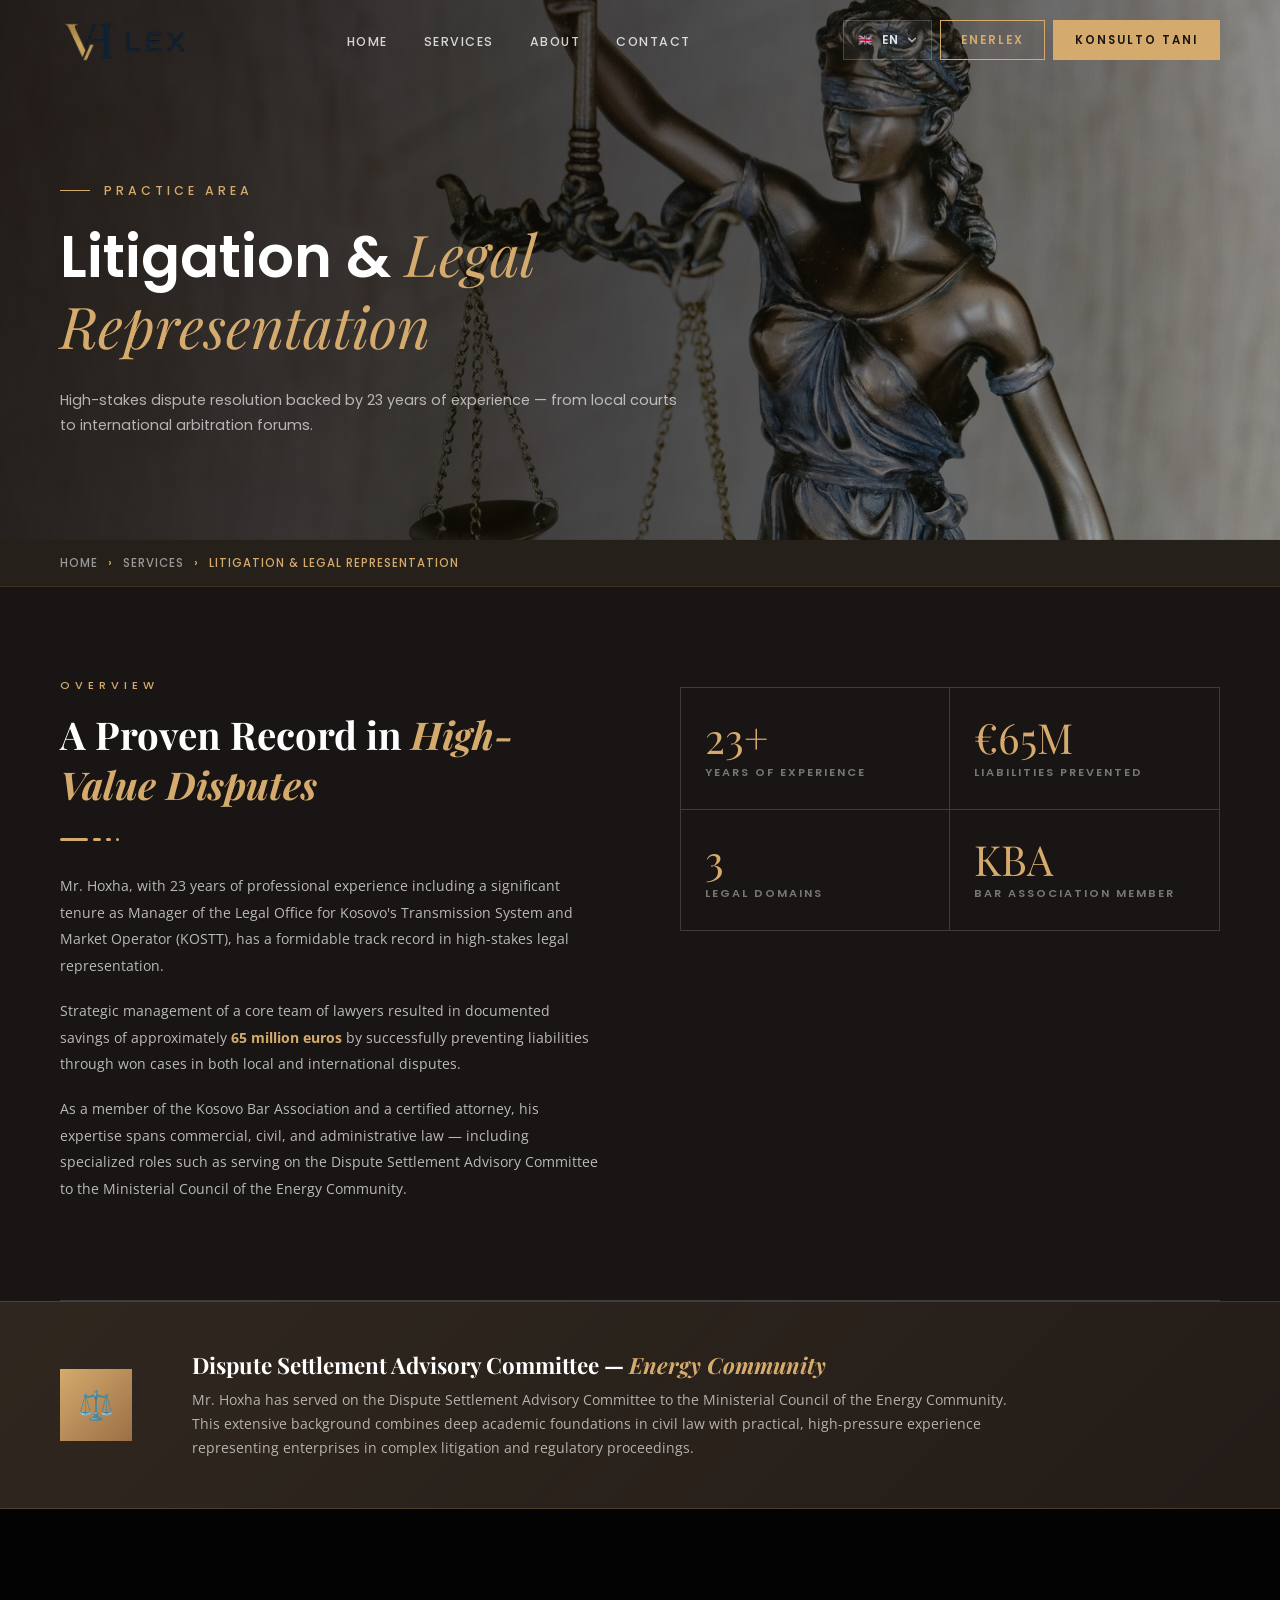
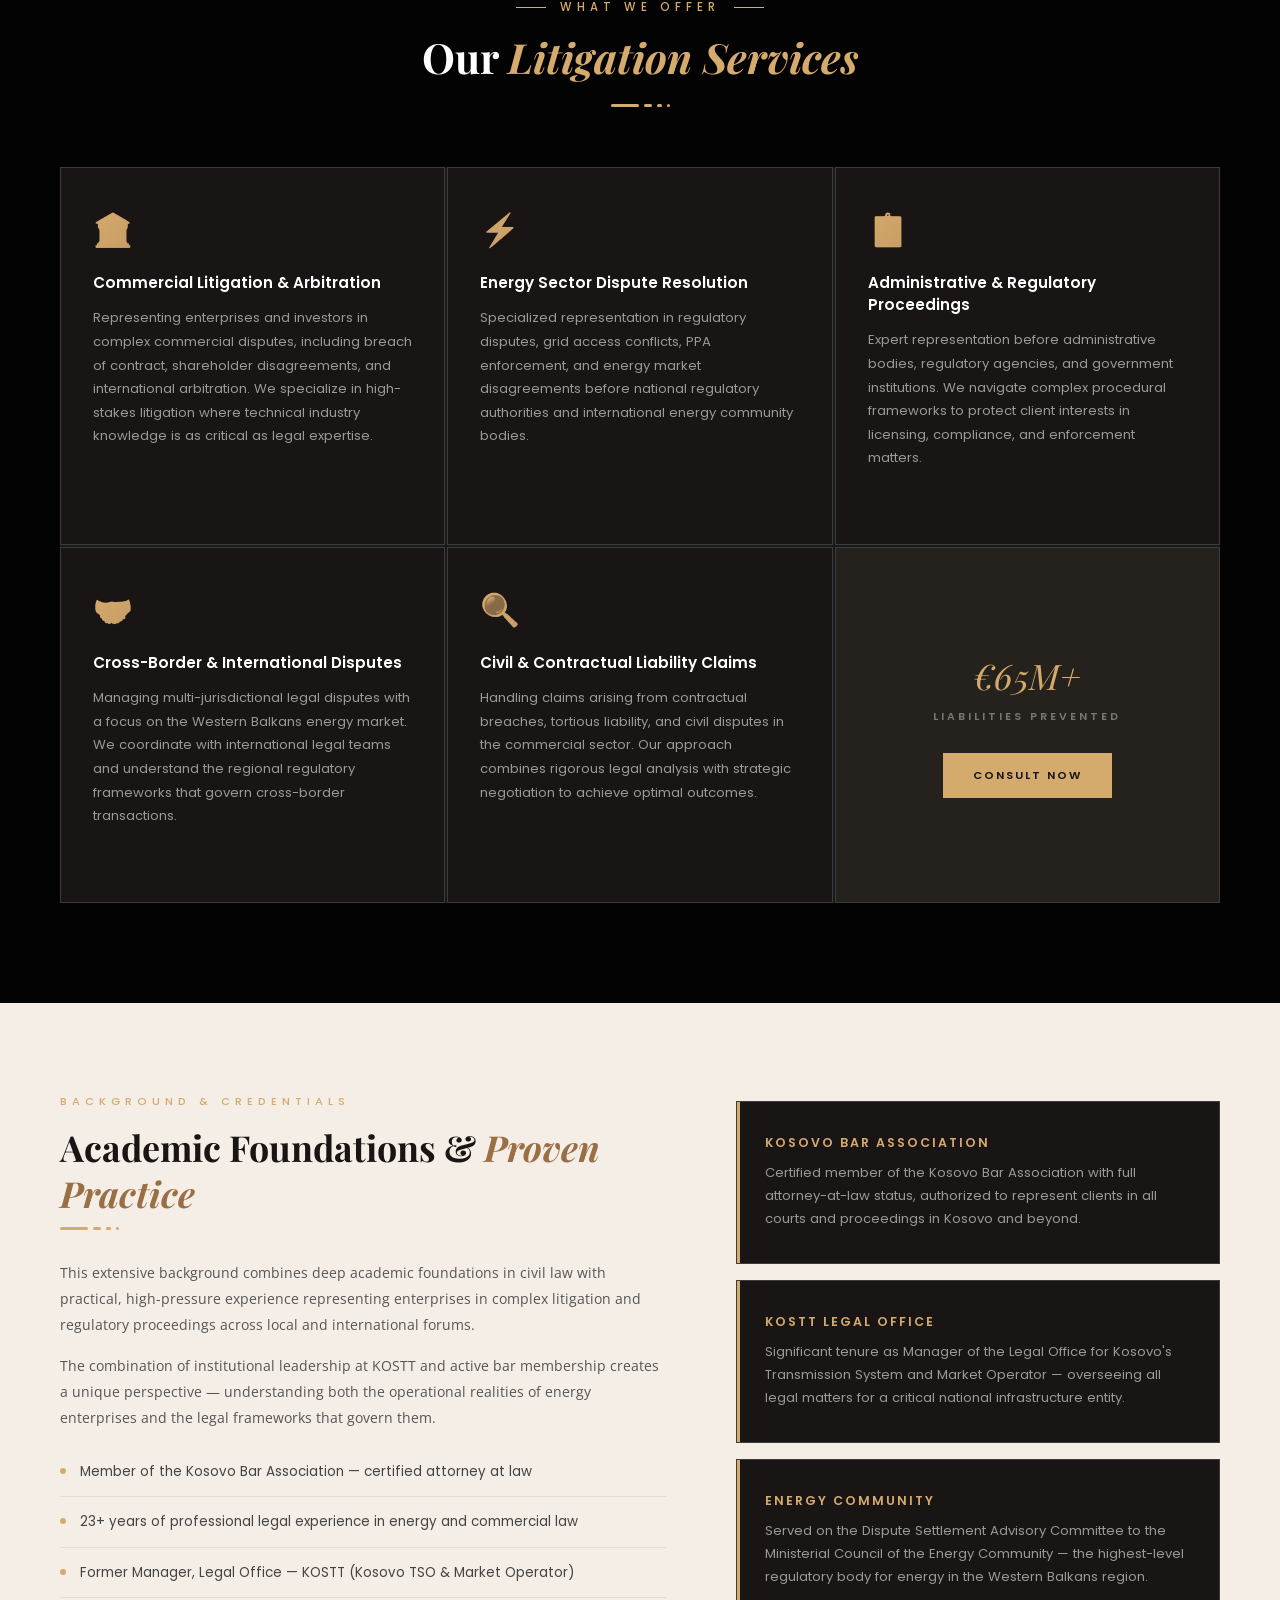
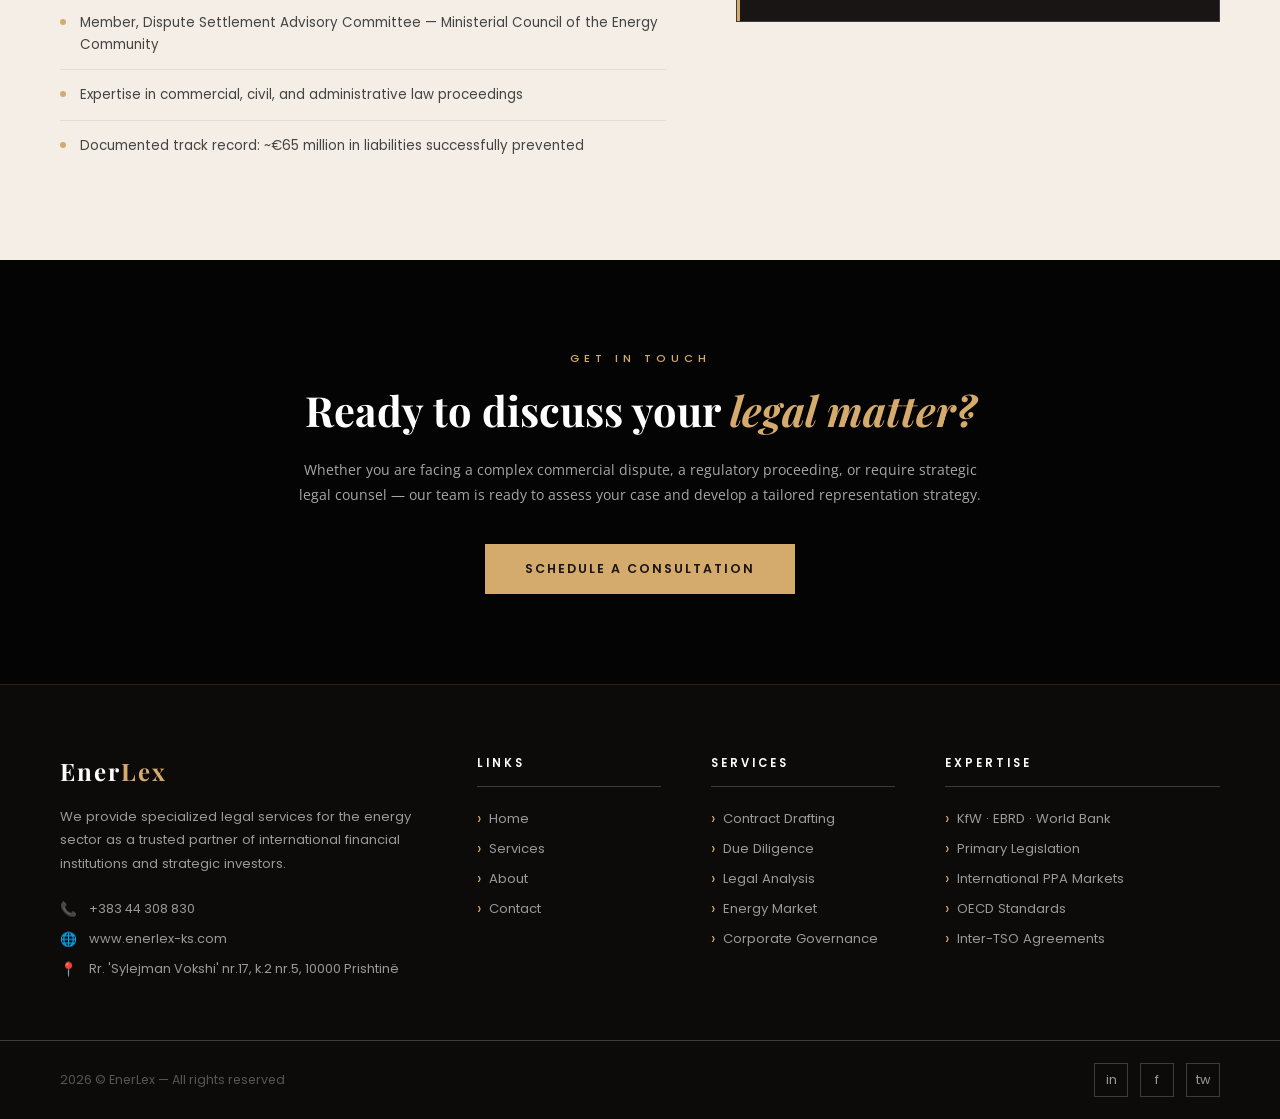
<file: home-1-one-page/VHlex.html>
<!DOCTYPE html>
<html lang="en">
<head>
<meta charset="UTF-8">
<meta name="viewport" content="width=device-width, initial-scale=1">
<title>Litigation & Legal Representation – EnerLex</title>
<link rel="preconnect" href="https://fonts.googleapis.com"/>
<link rel="preconnect" href="https://fonts.gstatic.com" crossorigin/>
<link href="https://fonts.googleapis.com/css2?family=Playfair+Display:ital,wght@0,400;0,600;0,700;1,400;1,600&family=Poppins:wght@300;400;500;600;700&family=Open+Sans:wght@400;500;600&display=swap" rel="stylesheet"/>
<style>
*, *::before, *::after { margin: 0; padding: 0; box-sizing: border-box; }

:root {
  --gold: #d5aa6d;
  --gold-hover: #9b6f45;
  --dark: #191514;
  --dark2: #111;
  --white: #ffffff;
  --text-light: rgba(255,255,255,0.85);
  --text-muted: #999999;
  --border: #3d3b3b;
}

html, body {
  width: 100%; overflow-x: hidden;
  font-family: 'Poppins', sans-serif;
  background: var(--dark);
  color: var(--white);
}

/* ─── HEADER ─── */
#header-wrap {
  position: fixed; top: 0; left: 0; width: 100%; z-index: 9999;
  transition: background 0.4s, padding 0.4s, box-shadow 0.4s;
  padding: 0;
}
#header-wrap.transparent { background: transparent; }
#header-wrap.scrolled {
  background: rgba(20,15,13,0.97);
  box-shadow: 0 2px 30px rgba(0,0,0,0.5);
  backdrop-filter: blur(10px);
}
#header-main {
  padding: 0 60px;
  display: flex; align-items: center; justify-content: space-between;
  height: 80px; transition: height 0.4s;
  gap: 20px;
}
#header-wrap.scrolled #header-main { height: 65px; }

.logo img { height: 48px; width: auto; object-fit: contain; display: block; }

.primary-menu {
  list-style: none; display: flex; gap: 36px; align-items: center;
}
.primary-menu a {
  font-family: 'Poppins', sans-serif;
  font-size: 0.78rem; font-weight: 500; letter-spacing: 1.5px;
  text-transform: uppercase; color: rgba(255,255,255,0.8);
  text-decoration: none; transition: color 0.3s; cursor: pointer;
}
.primary-menu a:hover { color: var(--gold); }

/* HEADER ACTIONS */
.header-actions { display: flex; align-items: center; gap: 8px; flex-shrink: 0; }
.lang-switcher { position: relative; }
.lang-btn {
  display: flex; align-items: center; gap: 7px;
  height: 40px; padding: 0 14px;
  background: rgba(255,255,255,0.05);
  border: 1px solid rgba(255,255,255,0.18);
  color: rgba(255,255,255,0.85);
  font-family: 'Poppins', sans-serif;
  font-size: 0.73rem; font-weight: 600; letter-spacing: 1.5px;
  text-transform: uppercase;
  cursor: pointer; transition: all 0.25s; user-select: none;
}
.lang-btn:hover,
.lang-switcher.open .lang-btn { border-color: var(--gold); color: var(--gold); background: rgba(213,170,109,0.08); }
.lang-arrow { transition: transform 0.25s; opacity: 0.7; flex-shrink: 0; }
.lang-switcher.open .lang-arrow { transform: rotate(180deg); }
.lang-dropdown {
  position: absolute; top: calc(100% + 8px); right: 0;
  width: 170px; background: #0f0c0b;
  border: 1px solid rgba(213,170,109,0.3);
  box-shadow: 0 20px 50px rgba(0,0,0,0.7);
  opacity: 0; pointer-events: none;
  transform: translateY(-6px) scaleY(0.95);
  transform-origin: top right;
  transition: opacity 0.2s, transform 0.2s; z-index: 100;
}
.lang-switcher.open .lang-dropdown { opacity: 1; pointer-events: auto; transform: translateY(0) scaleY(1); }
.lang-option {
  display: flex; align-items: center; gap: 10px;
  padding: 12px 16px;
  font-family: 'Poppins', sans-serif; font-size: 0.77rem; font-weight: 500;
  color: rgba(255,255,255,0.65); text-decoration: none; cursor: pointer;
  transition: all 0.2s; border-bottom: 1px solid rgba(255,255,255,0.04); position: relative;
}
.lang-option:last-child { border-bottom: none; }
.lang-option::before {
  content: ''; position: absolute; left: 0; top: 0; bottom: 0;
  width: 2px; background: var(--gold); transform: scaleY(0); transition: transform 0.2s;
}
.lang-option:hover { background: rgba(213,170,109,0.07); color: var(--white); }
.lang-option:hover::before, .lang-option.active::before { transform: scaleY(1); }
.lang-option.active { color: var(--gold); background: rgba(213,170,109,0.05); }
.opt-check { margin-left: auto; font-size: 0.65rem; color: var(--gold); opacity: 0; }
.lang-option.active .opt-check { opacity: 1; }
.btn-vhlex {
  display: flex; align-items: center;
  height: 40px; padding: 0 20px;
  font-family: 'Poppins', sans-serif;
  font-size: 0.73rem; font-weight: 600; letter-spacing: 2px;
  text-transform: uppercase; text-decoration: none;
  color: var(--gold); border: 1px solid var(--gold);
  background: transparent; transition: all 0.25s;
  position: relative; overflow: hidden; cursor: pointer;
}
.btn-vhlex::before {
  content: ''; position: absolute; inset: 0;
  background: var(--gold); transform: translateX(-101%);
  transition: transform 0.25s; z-index: 0;
}
.btn-vhlex span { position: relative; z-index: 1; }
.btn-vhlex:hover { color: var(--dark); }
.btn-vhlex:hover::before { transform: translateX(0); }
.btn-consult {
  display: flex; align-items: center;
  height: 40px; padding: 0 22px;
  font-size: 0.72rem; font-weight: 600; letter-spacing: 2px;
  text-transform: uppercase; text-decoration: none;
  background: var(--gold); color: var(--dark);
  transition: background 0.3s, color 0.3s; cursor: pointer;
}
.btn-consult:hover { background: var(--gold-hover); color: var(--white); }

/* ─── PAGE HERO ─── */
.page-hero {
  position: relative; width: 100%; height: 60vh; min-height: 420px;
  overflow: hidden; display: flex; align-items: center;
}
.page-hero-bg {
  position: absolute; inset: 0;
  animation: kenBurns 14s ease-out forwards;
}
.page-hero-bg img { width: 100%; height: 100%; object-fit: cover; object-position: center; display: block; }
.page-hero-overlay {
  position: absolute; inset: 0;
  background: linear-gradient(100deg, rgba(15,10,8,0.88) 0%, rgba(15,10,8,0.6) 60%, rgba(15,10,8,0.2) 100%);
}
@keyframes kenBurns {
  from { transform: scale(1.06); }
  to   { transform: scale(1.00); }
}
.page-hero-content {
  position: relative; z-index: 2;
  padding: 0 60px; max-width: 860px;
  padding-top: 80px;
}
.page-hero-eyebrow {
  font-size: 0.78rem; font-weight: 500; letter-spacing: 4px;
  text-transform: uppercase; color: var(--gold);
  display: flex; align-items: center; gap: 14px;
  margin-bottom: 20px;
  opacity: 0; animation: layerUp 0.7s 0.4s ease forwards;
}
.page-hero-eyebrow::before {
  content: ''; display: block; width: 30px; height: 1px; background: var(--gold);
}
.page-hero-title {
  font-family: 'Poppins', sans-serif;
  font-size: clamp(2rem, 4.5vw, 3.6rem);
  font-weight: 600; line-height: 1.18; color: var(--white);
  margin-bottom: 24px;
  opacity: 0; animation: layerUp 0.8s 0.7s ease forwards;
}
.page-hero-title cite {
  font-style: italic; font-family: 'Playfair Display', serif;
  color: var(--gold); font-weight: 400;
}
.page-hero-sub {
  font-size: 0.9rem; line-height: 1.75; color: rgba(255,255,255,0.65);
  max-width: 620px;
  opacity: 0; animation: layerUp 0.7s 1s ease forwards;
}
@keyframes layerUp {
  from { opacity: 0; transform: translateY(30px); }
  to   { opacity: 1; transform: translateY(0); }
}

/* ─── BREADCRUMB ─── */
.breadcrumb-bar {
  background: rgba(213,170,109,0.07);
  border-bottom: 1px solid rgba(213,170,109,0.12);
  padding: 14px 60px;
}
.breadcrumb {
  display: flex; align-items: center; gap: 10px;
  font-size: 0.72rem; font-weight: 500; letter-spacing: 1px;
  text-transform: uppercase; color: var(--text-muted);
  max-width: 1200px; margin: 0 auto;
}
.breadcrumb a { color: var(--text-muted); text-decoration: none; transition: color 0.3s; cursor: pointer; }
.breadcrumb a:hover { color: var(--gold); }
.breadcrumb .sep { color: var(--gold); font-size: 0.8rem; }
.breadcrumb .current { color: var(--gold); }

/* ─── INTRO SECTION ─── */
.lit-intro {
  padding: 90px 60px 80px;
  background: var(--dark);
  position: relative;
}
.lit-intro::after {
  content: ''; position: absolute; bottom: 0; left: 60px; right: 60px;
  height: 1px; background: var(--border);
}
.lit-intro .inner { max-width: 1200px; margin: 0 auto; }
.lit-intro-grid {
  display: grid; grid-template-columns: 1fr 1fr; gap: 80px; align-items: start;
}
.lit-intro-label {
  font-size: 0.7rem; font-weight: 500; letter-spacing: 5px;
  text-transform: uppercase; color: var(--gold); margin-bottom: 16px;
}
.lit-intro-heading {
  font-family: 'Playfair Display', serif;
  font-size: clamp(1.7rem, 3vw, 2.5rem);
  font-weight: 700; color: var(--white); line-height: 1.3; margin-bottom: 28px;
}
.lit-intro-heading cite { font-style: italic; color: var(--gold); }
.h-gap { display: flex; gap: 5px; margin-bottom: 32px; }
.h-gap i { display: block; height: 3px; border-radius: 2px; background: var(--gold); }
.h-gap i:nth-child(1) { width: 28px; }
.h-gap i:nth-child(2) { width: 8px; }
.h-gap i:nth-child(3) { width: 5px; }
.h-gap i:nth-child(4) { width: 3px; }
.lit-intro-text {
  font-family: 'Open Sans', sans-serif;
  font-size: 0.88rem; line-height: 1.9; color: rgba(255,255,255,0.7);
  margin-bottom: 18px;
}
.lit-stat-row {
  display: grid; grid-template-columns: 1fr 1fr; gap: 0;
  border: 1px solid var(--border); margin-top: 10px;
}
.lit-stat {
  padding: 28px 24px;
  border-right: 1px solid var(--border);
}
.lit-stat:nth-child(3),
.lit-stat:nth-child(4) { border-top: 1px solid var(--border); }
.lit-stat:last-child,
.lit-stat:nth-child(2) { border-right: none; }
.lit-stat-num {
  font-family: 'Playfair Display', serif;
  font-size: 2.6rem; font-weight: 400; line-height: 1;
  color: var(--gold); margin-bottom: 6px;
}
.lit-stat-label {
  font-size: 0.7rem; font-weight: 600; letter-spacing: 2px;
  text-transform: uppercase; color: #777;
}

/* ─── TRACK RECORD BAR ─── */
.track-record-bar {
  background: linear-gradient(135deg, rgba(213,170,109,0.12) 0%, rgba(155,111,69,0.08) 100%);
  border-top: 1px solid rgba(213,170,109,0.2);
  border-bottom: 1px solid rgba(213,170,109,0.2);
  padding: 48px 60px;
}
.track-record-bar .inner {
  max-width: 1200px; margin: 0 auto;
  display: flex; align-items: center; gap: 60px;
}
.track-record-icon {
  width: 72px; height: 72px; flex-shrink: 0;
  background: linear-gradient(135deg, var(--gold), var(--gold-hover));
  display: flex; align-items: center; justify-content: center;
  font-size: 1.8rem;
}
.track-record-content h3 {
  font-family: 'Playfair Display', serif;
  font-size: 1.4rem; font-weight: 700; color: var(--white);
  margin-bottom: 8px;
}
.track-record-content h3 cite { font-style: italic; color: var(--gold); }
.track-record-content p {
  font-family: 'Open Sans', sans-serif;
  font-size: 0.86rem; line-height: 1.75; color: rgba(255,255,255,0.65);
  max-width: 820px;
}

/* ─── SERVICES GRID ─── */
.lit-services {
  padding: 90px 60px 100px;
  background-image: url('img/foto10.jpg');
  background-size: cover; background-position: center;
  background-attachment: fixed; position: relative;
}
.lit-services::before {
  content: ''; position: absolute; inset: 0; background: rgba(0,0,0,0.87);
}
.lit-services .inner { position: relative; z-index: 1; max-width: 1200px; margin: 0 auto; }
.section-heading { text-align: center; margin-bottom: 60px; }
.section-heading .sub {
  font-size: 0.72rem; font-weight: 500; letter-spacing: 5px;
  text-transform: uppercase; color: var(--gold);
  display: flex; align-items: center; justify-content: center; gap: 14px; margin-bottom: 14px;
}
.section-heading .sub::before,
.section-heading .sub::after { content: ''; display: block; width: 30px; height: 1px; background: var(--gold); }
.section-heading h2 {
  font-family: 'Playfair Display', serif;
  font-size: clamp(1.8rem, 3.5vw, 2.6rem);
  font-weight: 700; color: var(--white); line-height: 1.3;
}
.section-heading h2 cite { font-style: italic; color: var(--gold); }
.section-heading .h-gap { justify-content: center; margin-top: 20px; margin-bottom: 0; }

.lit-grid {
  display: grid; grid-template-columns: repeat(3, 1fr); gap: 2px;
  background: rgba(61,59,59,0.4);
}
.lit-card {
  background: var(--dark);
  border: 1px solid var(--border);
  padding: 38px 32px;
  position: relative; overflow: hidden;
  transition: border-color 0.3s;
}
.lit-card:hover { border-color: var(--gold); }
.lit-card::after {
  content: ''; position: absolute; bottom: 0; left: 0;
  width: 0; height: 3px; background: var(--gold);
  transition: width 0.4s ease;
}
.lit-card:hover::after { width: 100%; }
.lit-card-hover {
  position: absolute; inset: 0; opacity: 0;
  overflow: hidden; transition: opacity 0.5s ease; z-index: 0;
}
.lit-card-hover img { width: 100%; height: 100%; object-fit: cover; display: block; }
.lit-card-hover::after { content: ''; position: absolute; inset: 0; background: rgba(0,0,0,0.74); }
.lit-card:hover .lit-card-hover { opacity: 1; }
.lit-card-body { position: relative; z-index: 1; }
.lit-card-icon {
  font-size: 2rem; margin-bottom: 18px;
  background: linear-gradient(135deg, var(--gold), var(--gold-hover));
  -webkit-background-clip: text; -webkit-text-fill-color: transparent; background-clip: text;
}
.lit-card h3 {
  font-family: 'Poppins', sans-serif;
  font-size: 0.95rem; font-weight: 600; color: var(--white);
  margin-bottom: 12px; line-height: 1.45;
}
.lit-card p { font-size: 0.82rem; line-height: 1.8; color: var(--text-muted); }
.lit-card-cta {
  display: inline-block; margin-top: 18px;
  font-size: 0.68rem; font-weight: 600; letter-spacing: 2px;
  text-transform: uppercase; color: var(--gold);
  text-decoration: none; opacity: 0; transition: opacity 0.3s; cursor: pointer;
}
.lit-card:hover .lit-card-cta { opacity: 1; }

/* ─── QUALIFICATIONS ─── */
.lit-qualifications {
  padding: 90px 60px;
  background: #f5f0ea; position: relative;
}
.lit-qualifications::before {
  content: ''; position: absolute; inset: 0; background: rgba(213,170,109,0.03);
}
.lit-qualifications .inner { position: relative; z-index: 1; max-width: 1200px; margin: 0 auto; }
.qual-grid {
  display: grid; grid-template-columns: 5fr 4fr; gap: 70px; align-items: start;
}
.qual-label {
  font-size: 0.7rem; font-weight: 500; letter-spacing: 5px;
  text-transform: uppercase; color: var(--gold); margin-bottom: 14px;
}
.qual-heading {
  font-family: 'Playfair Display', serif;
  font-size: clamp(1.6rem, 2.8vw, 2.3rem);
  font-weight: 700; color: var(--dark); line-height: 1.3; margin-bottom: 10px;
}
.qual-heading cite { font-style: italic; color: var(--gold-hover); }
.qual-hgap { display: flex; gap: 5px; margin-bottom: 30px; }
.qual-hgap i { display: block; height: 3px; border-radius: 2px; background: var(--gold); }
.qual-hgap i:nth-child(1) { width: 28px; }
.qual-hgap i:nth-child(2) { width: 8px; }
.qual-hgap i:nth-child(3) { width: 5px; }
.qual-hgap i:nth-child(4) { width: 3px; }
.qual-text {
  font-family: 'Open Sans', sans-serif;
  font-size: 0.87rem; line-height: 1.85; color: #555; margin-bottom: 16px;
}
.qual-list { list-style: none; margin-top: 8px; }
.qual-list li {
  display: flex; align-items: flex-start; gap: 14px;
  padding: 14px 0; border-bottom: 1px solid rgba(0,0,0,0.07);
  font-size: 0.84rem; color: #444; line-height: 1.6;
}
.qual-list li:last-child { border-bottom: none; }
.qual-list li::before {
  content: ''; width: 6px; height: 6px; border-radius: 50%;
  background: var(--gold); flex-shrink: 0; margin-top: 7px;
}
.qual-sidebar { padding-top: 8px; }
.qual-card {
  background: var(--dark); padding: 32px 28px;
  border: 1px solid var(--border); margin-bottom: 16px;
  position: relative;
}
.qual-card::before {
  content: ''; position: absolute; left: 0; top: 0; bottom: 0;
  width: 3px; background: var(--gold);
}
.qual-card-title {
  font-family: 'Poppins', sans-serif;
  font-size: 0.78rem; font-weight: 600; letter-spacing: 2px;
  text-transform: uppercase; color: var(--gold); margin-bottom: 10px;
}
.qual-card-text { font-size: 0.82rem; line-height: 1.75; color: var(--text-muted); }

/* ─── CTA BANNER ─── */
.lit-cta {
  padding: 90px 60px;
  background-image: url('img/foto12.jpg');
  background-size: cover; background-position: center;
  background-attachment: fixed; position: relative;
  text-align: center;
}
.lit-cta::before { content: ''; position: absolute; inset: 0; background: rgba(0,0,0,0.82); }
.lit-cta .inner { position: relative; z-index: 1; max-width: 700px; margin: 0 auto; }
.lit-cta-label {
  font-size: 0.7rem; font-weight: 500; letter-spacing: 5px;
  text-transform: uppercase; color: var(--gold); margin-bottom: 16px;
}
.lit-cta h2 {
  font-family: 'Playfair Display', serif;
  font-size: clamp(1.8rem, 3.5vw, 2.6rem);
  font-weight: 700; color: var(--white); line-height: 1.3; margin-bottom: 20px;
}
.lit-cta h2 cite { font-style: italic; color: var(--gold); }
.lit-cta p {
  font-family: 'Open Sans', sans-serif;
  font-size: 0.88rem; line-height: 1.8; color: rgba(255,255,255,0.65);
  margin-bottom: 36px;
}
.btn {
  display: inline-block; text-decoration: none;
  font-family: 'Poppins', sans-serif;
  font-size: 0.78rem; font-weight: 600; letter-spacing: 2px;
  text-transform: uppercase;
  background: var(--gold); color: var(--dark);
  padding: 14px 38px; border: 2px solid var(--gold);
  transition: all 0.3s; cursor: pointer;
}
.btn:hover { background: transparent; color: var(--gold); }

/* ─── FOOTER ─── */
footer { background: #0d0b0a; border-top: 1px solid rgba(213,170,109,0.15); }
.footer-top {
  padding: 70px 60px 50px;
  display: grid; grid-template-columns: 2fr 1fr 1fr 1.5fr;
  gap: 50px; max-width: 1400px; margin: 0 auto;
}
.footer-widget-title {
  font-family: 'Poppins', sans-serif;
  font-size: 0.72rem; font-weight: 600; letter-spacing: 3px;
  text-transform: uppercase; color: var(--white);
  margin-bottom: 22px; padding-bottom: 14px;
  border-bottom: 1px solid var(--border);
}
.footer-logo-link {
  font-family: 'Playfair Display', serif;
  font-size: 1.5rem; font-weight: 700; color: var(--white);
  text-decoration: none; letter-spacing: 2px;
  display: block; margin-bottom: 18px; cursor: pointer;
}
.footer-logo-link span { color: var(--gold); }
.footer-desc { font-size: 0.82rem; line-height: 1.8; color: var(--text-muted); margin-bottom: 24px; }
.footer-contact-list { list-style: none; }
.footer-contact-list li {
  display: flex; gap: 12px; align-items: flex-start;
  font-size: 0.8rem; color: var(--text-muted); margin-bottom: 10px;
}
.footer-contact-list li span:first-child { color: var(--gold); font-size: 0.85rem; flex-shrink: 0; }
.footer-links { list-style: none; }
.footer-links li { margin-bottom: 10px; }
.footer-links a {
  font-size: 0.82rem; color: var(--text-muted); text-decoration: none;
  transition: color 0.3s; display: flex; align-items: center; gap: 8px; cursor: pointer;
}
.footer-links a::before { content: '›'; color: var(--gold); font-size: 1rem; line-height: 1; }
.footer-links a:hover { color: var(--gold); }
.footer-bottom {
  border-top: 1px solid var(--border); padding: 22px 60px;
  display: flex; align-items: center; justify-content: space-between;
  max-width: 1400px; margin: 0 auto;
}
.footer-copy { font-size: 0.78rem; color: #555; }
.footer-social { display: flex; gap: 12px; }
.footer-social a {
  width: 34px; height: 34px; border: 1px solid var(--border);
  display: flex; align-items: center; justify-content: center;
  color: var(--text-muted); text-decoration: none; font-size: 0.8rem; transition: all 0.3s;
}
.footer-social a:hover { border-color: var(--gold); color: var(--gold); }

/* ─── SCROLL TOP ─── */
.scroll-top {
  position: fixed; bottom: 30px; right: 30px; z-index: 999;
  width: 42px; height: 42px; background: var(--gold); color: var(--dark);
  display: flex; align-items: center; justify-content: center;
  font-size: 1rem; text-decoration: none;
  opacity: 0; transform: translateY(10px); transition: all 0.3s; pointer-events: none;
}
.scroll-top.show { opacity: 1; transform: translateY(0); pointer-events: auto; }

/* ─── RESPONSIVE ─── */
@media (max-width: 1024px) {
  #header-main { padding: 0 30px; }
  .primary-menu { gap: 20px; }
  .lit-intro-grid, .qual-grid { grid-template-columns: 1fr; gap: 50px; }
  .lit-grid { grid-template-columns: repeat(2,1fr); }
  .track-record-bar .inner { flex-direction: column; gap: 24px; }
  .footer-top { grid-template-columns: 1fr 1fr; }
}
@media (max-width: 768px) {
  .primary-menu { display: none; }
  .btn-vhlex { display: none; }
  .page-hero-content, .breadcrumb-bar, .lit-intro,
  .track-record-bar, .lit-services, .lit-qualifications, .lit-cta { padding-left: 20px; padding-right: 20px; }
  .lit-grid { grid-template-columns: 1fr; }
  .lit-stat-row { grid-template-columns: 1fr; }
  .footer-top { grid-template-columns: 1fr; padding: 50px 20px; }
  .footer-bottom { flex-direction: column; gap: 16px; padding: 20px; }
  .breadcrumb-bar { padding: 12px 20px; }
}
</style>
</head>
<body>

<!-- ─── HEADER ─── -->
<header>
  <div id="header-wrap" class="transparent">
    <div id="header-main">

      <!-- LOGO -->
      <a class="logo" href="#section-home">
        <img src="img/VHLex.png" alt="VH Lex Logo">
      </a>

      <!-- NAV -->
      <nav>
        <ul class="primary-menu">
          <li><a href="#section-home" data-i18n="nav_home">Home</a></li>
          <li><a href="#section-services" data-i18n="nav_services">Services</a></li>
          <li><a href="#section-stats" data-i18n="nav_about">About</a></li>
          <li><a href="#section-contact" data-i18n="nav_contact">Contact</a></li>
        </ul>
      </nav>

      <!-- ACTIONS -->
      <div class="header-actions">

        <!-- LANGUAGE -->
        <div class="lang-switcher" id="langSwitcher">
          <button class="lang-btn" id="langBtn">
            <span id="activeFlag">🇬🇧</span>
            <span id="activeLang">EN</span>
            <svg viewBox="0 0 12 12" fill="none" stroke="currentColor" stroke-width="2" stroke-linecap="round" stroke-linejoin="round" width="10" height="10" class="lang-arrow">
              <polyline points="2,4 6,8 10,4"/>
            </svg>
          </button>

          <div class="lang-dropdown">
            <a class="lang-option" href="#" data-flag="🇦🇱" data-code="SQ">
              <span>🇦🇱</span> Shqip <span class="opt-check">✔</span>
            </a>
            <a class="lang-option active" href="#" data-flag="🇬🇧" data-code="EN">
              <span>🇬🇧</span> English <span class="opt-check">✔</span>
            </a>
          </div>
        </div>

        <!-- BUTTONS -->
        <a href="index.html" class="btn-vhlex">
          <span>EnerLex</span>
        </a>

        <a href="#section-contact" class="btn-consult" data-i18n="btn_consult">
          Konsulto Tani
        </a>

      </div>
    </div>
  </div>
</header>

<!-- ─── PAGE HERO ─── -->
<section id="section-home" class="page-hero">
  <div class="page-hero-bg"><img src="img/foto1.jpg" alt="Litigation"></div>
  <div class="page-hero-overlay"></div>
  <div class="page-hero-content">
    <div class="page-hero-eyebrow" data-i18n="hero_eyebrow">Practice Area</div>
    <h1 class="page-hero-title" data-i18n-html="hero_title">Litigation &amp; <cite>Legal Representation</cite></h1>
    <p class="page-hero-sub" data-i18n="hero_sub">High-stakes dispute resolution backed by 23 years of experience — from local courts to international arbitration forums.</p>
  </div>
</section>

<!-- ─── BREADCRUMB ─── -->
<div class="breadcrumb-bar">
  <div class="breadcrumb">
    <a href="#" onclick="goToIndex('section-home'); return false;" data-i18n="nav_home">Home</a>
    <span class="sep">›</span>
    <a href="#" onclick="goToIndex('section-services'); return false;" data-i18n="nav_services">Services</a>
    <span class="sep">›</span>
    <span class="current" data-i18n="breadcrumb_current">Litigation &amp; Legal Representation</span>
  </div>
</div>

<!-- ─── INTRO ─── -->
<section class="lit-intro" id="section-services">
  <div class="inner">
    <div class="lit-intro-grid">
      <div>
        <div class="lit-intro-label" data-i18n="intro_label">Overview</div>
        <h2 class="lit-intro-heading" data-i18n-html="intro_heading">A Proven Record in <cite>High-Value Disputes</cite></h2>
        <div class="h-gap"><i></i><i></i><i></i><i></i></div>
        <p class="lit-intro-text" data-i18n="intro_p1">Mr. Hoxha, with 23 years of professional experience including a significant tenure as Manager of the Legal Office for Kosovo's Transmission System and Market Operator (KOSTT), has a formidable track record in high-stakes legal representation.</p>
        <p class="lit-intro-text" data-i18n-html="intro_p2">Strategic management of a core team of lawyers resulted in documented savings of approximately <strong style="color:var(--gold);">65 million euros</strong> by successfully preventing liabilities through won cases in both local and international disputes.</p>
        <p class="lit-intro-text" data-i18n="intro_p3">As a member of the Kosovo Bar Association and a certified attorney, his expertise spans commercial, civil, and administrative law — including specialized roles such as serving on the Dispute Settlement Advisory Committee to the Ministerial Council of the Energy Community.</p>
      </div>
      <div>
        <div class="lit-stat-row">
          <div class="lit-stat">
            <div class="lit-stat-num">23+</div>
            <div class="lit-stat-label" data-i18n="stat1_label">Years of Experience</div>
          </div>
          <div class="lit-stat">
            <div class="lit-stat-num">€65M</div>
            <div class="lit-stat-label" data-i18n="stat2_label">Liabilities Prevented</div>
          </div>
          <div class="lit-stat">
            <div class="lit-stat-num">3</div>
            <div class="lit-stat-label" data-i18n="stat3_label">Legal Domains</div>
          </div>
          <div class="lit-stat">
            <div class="lit-stat-num">KBA</div>
            <div class="lit-stat-label" data-i18n="stat4_label">Bar Association Member</div>
          </div>
        </div>
      </div>
    </div>
  </div>
</section>

<!-- ─── TRACK RECORD BAR ─── -->
<div class="track-record-bar">
  <div class="inner">
    <div class="track-record-icon">⚖️</div>
    <div class="track-record-content">
      <h3 data-i18n-html="track_title">Dispute Settlement Advisory Committee — <cite>Energy Community</cite></h3>
      <p data-i18n="track_text">Mr. Hoxha has served on the Dispute Settlement Advisory Committee to the Ministerial Council of the Energy Community. This extensive background combines deep academic foundations in civil law with practical, high-pressure experience representing enterprises in complex litigation and regulatory proceedings.</p>
    </div>
  </div>
</div>

<!-- ─── SERVICES ─── -->
<section class="lit-services" id="section-stats">
  <div class="inner">
    <div class="section-heading">
      <div class="sub" data-i18n="services_sub">What We Offer</div>
      <h2 data-i18n-html="services_title">Our <cite>Litigation Services</cite></h2>
      <div class="h-gap" style="justify-content:center;margin-top:20px;"><i></i><i></i><i></i><i></i></div>
    </div>
    <div class="lit-grid">

      <div class="lit-card">
        <div class="lit-card-hover"><img src="img/foto4.jpg" alt=""></div>
        <div class="lit-card-body">
          <div class="lit-card-icon">🏛️</div>
          <h3 data-i18n="svc1_title">Commercial Litigation &amp; Arbitration</h3>
          <p data-i18n="svc1_text">Representing enterprises and investors in complex commercial disputes, including breach of contract, shareholder disagreements, and international arbitration.</p>
          <a href="#" onclick="goToIndex('section-contact'); return false;" class="lit-card-cta" data-i18n="cta_consult">Consult Us →</a>
        </div>
      </div>

      <div class="lit-card">
        <div class="lit-card-hover"><img src="img/foto5.jpg" alt=""></div>
        <div class="lit-card-body">
          <div class="lit-card-icon">⚡</div>
          <h3 data-i18n="svc2_title">Energy Sector Dispute Resolution</h3>
          <p data-i18n="svc2_text">Specialized representation in regulatory disputes, grid access conflicts, PPA enforcement, and energy market disagreements before national regulatory authorities and international energy community bodies.</p>
          <a href="#" onclick="goToIndex('section-contact'); return false;" class="lit-card-cta" data-i18n="cta_consult">Consult Us →</a>
        </div>
      </div>

      <div class="lit-card">
        <div class="lit-card-hover"><img src="img/foto6.jpg" alt=""></div>
        <div class="lit-card-body">
          <div class="lit-card-icon">📋</div>
          <h3 data-i18n="svc3_title">Administrative &amp; Regulatory Proceedings</h3>
          <p data-i18n="svc3_text">Expert representation before administrative bodies, regulatory agencies, and government institutions. We navigate complex procedural frameworks to protect client interests in licensing, compliance, and enforcement matters.</p>
          <a href="#" onclick="goToIndex('section-contact'); return false;" class="lit-card-cta" data-i18n="cta_consult">Consult Us →</a>
        </div>
      </div>

      <div class="lit-card">
        <div class="lit-card-hover"><img src="img/foto7.jpg" alt=""></div>
        <div class="lit-card-body">
          <div class="lit-card-icon">🤝</div>
          <h3 data-i18n="svc4_title">Cross-Border &amp; International Disputes</h3>
          <p data-i18n="svc4_text">Managing multi-jurisdictional legal disputes with a focus on the Western Balkans energy market. We coordinate with international legal teams and understand the regional regulatory frameworks that govern cross-border transactions.</p>
          <a href="#" onclick="goToIndex('section-contact'); return false;" class="lit-card-cta" data-i18n="cta_consult">Consult Us →</a>
        </div>
      </div>

      <div class="lit-card">
        <div class="lit-card-hover"><img src="img/foto8.jpg" alt=""></div>
        <div class="lit-card-body">
          <div class="lit-card-icon">🔍</div>
          <h3 data-i18n="svc5_title">Civil &amp; Contractual Liability Claims</h3>
          <p data-i18n="svc5_text">Handling claims arising from contractual breaches, tortious liability, and civil disputes in the commercial sector. Our approach combines rigorous legal analysis with strategic negotiation to achieve optimal outcomes.</p>
          <a href="#" onclick="goToIndex('section-contact'); return false;" class="lit-card-cta" data-i18n="cta_consult">Consult Us →</a>
        </div>
      </div>

      <div class="lit-card" style="background:rgba(213,170,109,0.06); display:flex; align-items:center; justify-content:center; text-align:center; padding:50px 32px;">
        <div class="lit-card-body">
          <div style="font-family:'Playfair Display',serif; font-size:2.2rem; font-weight:400; color:var(--gold); margin-bottom:10px; font-style:italic;">€65M+</div>
          <div style="font-size:0.68rem; font-weight:600; letter-spacing:3px; text-transform:uppercase; color:#777; margin-bottom:28px;" data-i18n="liabilities_label">Liabilities Prevented</div>
          <a href="#section-contact" class="btn" style="font-size:0.7rem; padding:12px 28px;" data-i18n="btn_consult_now">Consult Now</a>
        </div>
      </div>

    </div>
  </div>
</section>

<!-- ─── QUALIFICATIONS ─── -->
<section class="lit-qualifications" ">
  <div class="inner">
    <div class="qual-grid">
      <div>
        <div class="qual-label" data-i18n="qual_label">Background &amp; Credentials</div>
        <h2 class="qual-heading" data-i18n-html="qual_heading">Academic Foundations &amp; <cite>Proven Practice</cite></h2>
        <div class="qual-hgap"><i></i><i></i><i></i><i></i></div>
        <p class="qual-text" data-i18n="qual_p1">This extensive background combines deep academic foundations in civil law with practical, high-pressure experience representing enterprises in complex litigation and regulatory proceedings across local and international forums.</p>
        <p class="qual-text" data-i18n="qual_p2">The combination of institutional leadership at KOSTT and active bar membership creates a unique perspective — understanding both the operational realities of energy enterprises and the legal frameworks that govern them.</p>
        <ul class="qual-list">
          <li data-i18n="qual_li1">Member of the Kosovo Bar Association — certified attorney at law</li>
          <li data-i18n="qual_li2">23+ years of professional legal experience in energy and commercial law</li>
          <li data-i18n="qual_li3">Former Manager, Legal Office — KOSTT (Kosovo TSO &amp; Market Operator)</li>
          <li data-i18n="qual_li4">Member, Dispute Settlement Advisory Committee — Ministerial Council of the Energy Community</li>
          <li data-i18n="qual_li5">Expertise in commercial, civil, and administrative law proceedings</li>
          <li data-i18n="qual_li6">Documented track record: ~€65 million in liabilities successfully prevented</li>
        </ul>
      </div>
      <div class="qual-sidebar">
        <div class="qual-card">
          <div class="qual-card-title" data-i18n="qcard1_title">Kosovo Bar Association</div>
          <div class="qual-card-text" data-i18n="qcard1_text">Certified member of the Kosovo Bar Association with full attorney-at-law status, authorized to represent clients in all courts and proceedings in Kosovo and beyond.</div>
        </div>
        <div class="qual-card">
          <div class="qual-card-title" data-i18n="qcard2_title">KOSTT Legal Office</div>
          <div class="qual-card-text" data-i18n="qcard2_text">Significant tenure as Manager of the Legal Office for Kosovo's Transmission System and Market Operator — overseeing all legal matters for a critical national infrastructure entity.</div>
        </div>
        <div class="qual-card">
          <div class="qual-card-title" data-i18n="qcard3_title">Energy Community</div>
          <div class="qual-card-text" data-i18n="qcard3_text">Served on the Dispute Settlement Advisory Committee to the Ministerial Council of the Energy Community — the highest-level regulatory body for energy in the Western Balkans region.</div>
        </div>
      </div>
    </div>
  </div>
</section>

<!-- ─── CTA ─── -->
<section class="lit-cta">
  <div class="inner">
    <div class="lit-cta-label" data-i18n="cta_label">Get In Touch</div>
    <h2 data-i18n-html="cta_heading">Ready to discuss your <cite>legal matter?</cite></h2>
    <p data-i18n="cta_text">Whether you are facing a complex commercial dispute, a regulatory proceeding, or require strategic legal counsel — our team is ready to assess your case and develop a tailored representation strategy.</p>
    <a href="#" onclick="goToIndex('section-contact'); return false;" class="btn" data-i18n="cta_btn">Schedule a Consultation</a>
  </div>
</section>

<section id="section-contact">
<footer>
  <div class="footer-top">
    <div>
      <a class="footer-logo-link" href="#" onclick="goToIndex(''); return false;">Ener<span>Lex</span></a>
      <p class="footer-desc" data-i18n="footer_desc">We provide specialized legal services for the energy sector as a trusted partner of international financial institutions and strategic investors.</p>
      <ul class="footer-contact-list">
        <li><span>📞</span><span>+383 44 308 830</span></li>
        <li><span>🌐</span><span>www.enerlex-ks.com</span></li>
        <li><span>📍</span><span>Rr. 'Sylejman Vokshi' nr.17, k.2 nr.5, 10000 Prishtinë</span></li>
      </ul>
    </div>
    <div>
      <div class="footer-widget-title" data-i18n="footer_links">Links</div>
      <ul class="footer-links">
        <li><a href="#" onclick="goToIndex('section-home'); return false;" data-i18n="nav_home">Home</a></li>
        <li><a href="#" onclick="goToIndex('section-services'); return false;" data-i18n="nav_services">Services</a></li>
        <li><a href="#" onclick="goToIndex('section-stats'); return false;" data-i18n="nav_about">About Us</a></li>
        <li><a href="#" onclick="goToIndex('section-contact'); return false;" data-i18n="nav_contact">Contact</a></li>
      </ul>
    </div>
    <div>
      <div class="footer-widget-title" data-i18n="footer_services_title">Services</div>
      <ul class="footer-links">
        <li><a href="#" data-i18n="footer_svc1">Contract Drafting</a></li>
        <li><a href="#" data-i18n="footer_svc2">Due Diligence</a></li>
        <li><a href="#" data-i18n="footer_svc3">Legal Analysis</a></li>
        <li><a href="#" data-i18n="footer_svc4">Energy Market</a></li>
        <li><a href="#" data-i18n="footer_svc5">Corporate Governance</a></li>
      </ul>
    </div>
    <div>
      <div class="footer-widget-title" data-i18n="footer_expertise">Expertise</div>
      <ul class="footer-links">
        <li><a href="#">KfW · EBRD · World Bank</a></li>
        <li><a href="#" data-i18n="footer_exp1">Primary Legislation</a></li>
        <li><a href="#" data-i18n="footer_exp2">International PPA Markets</a></li>
        <li><a href="#">OECD Standards</a></li>
        <li><a href="#" data-i18n="footer_exp3">Inter-TSO Agreements</a></li>
      </ul>
    </div>
  </div>
  <div class="footer-bottom">
    <div class="footer-copy">2026 &copy; EnerLex — All rights reserved</div>
    <div class="footer-social">
      <a href="#">in</a>
      <a href="#">f</a>
      <a href="#">tw</a>
    </div>
  </div>
</footer>
</section>
<a href="#" class="scroll-top" id="scroll-top" onclick="window.scrollTo({top:0,behavior:'smooth'}); return false;">↑</a>

<script>
/* ════════════════════════════════════════
   NAVIGATION — kalon gjuhën tek index.html
════════════════════════════════════════ */
function goToIndex(section) {
  const lang = localStorage.getItem('enerlex_lang') || 'EN';
  const hash = section ? '#' + section : '';
  window.location.href = 'index.html?lang=' + lang + hash;
}

/* ════════════════════════════════════════
   TRANSLATIONS
════════════════════════════════════════ */
const translations = {
  EN: {
    nav_home: "Home",
    nav_services: "Services",
    nav_about: "About",
    nav_contact: "Contact",
    btn_consult: "Konsulto Tani",
    btn_consult_now: "Consult Now",
    cta_consult: "Consult Us →",

    hero_eyebrow: "Practice Area",
    hero_title: "Litigation &amp; <cite>Legal Representation</cite>",
    hero_sub: "High-stakes dispute resolution backed by 23 years of experience — from local courts to international arbitration forums.",

    breadcrumb_current: "Litigation & Legal Representation",

    intro_label: "Overview",
    intro_heading: "A Proven Record in <cite>High-Value Disputes</cite>",
    intro_p1: "Mr. Hoxha, with 23 years of professional experience including a significant tenure as Manager of the Legal Office for Kosovo's Transmission System and Market Operator (KOSTT), has a formidable track record in high-stakes legal representation.",
    intro_p2: "Strategic management of a core team of lawyers resulted in documented savings of approximately <strong style=\"color:var(--gold);\">65 million euros</strong> by successfully preventing liabilities through won cases in both local and international disputes.",
    intro_p3: "As a member of the Kosovo Bar Association and a certified attorney, his expertise spans commercial, civil, and administrative law — including specialized roles such as serving on the Dispute Settlement Advisory Committee to the Ministerial Council of the Energy Community.",

    stat1_label: "Years of Experience",
    stat2_label: "Liabilities Prevented",
    stat3_label: "Legal Domains",
    stat4_label: "Bar Association Member",

    track_title: "Dispute Settlement Advisory Committee — <cite>Energy Community</cite>",
    track_text: "Mr. Hoxha has served on the Dispute Settlement Advisory Committee to the Ministerial Council of the Energy Community. This extensive background combines deep academic foundations in civil law with practical, high-pressure experience representing enterprises in complex litigation and regulatory proceedings.",

    services_sub: "What We Offer",
    services_title: "Our <cite>Litigation Services</cite>",

    svc1_title: "Commercial Litigation & Arbitration",
    svc1_text: "Representing enterprises and investors in complex commercial disputes, including breach of contract, shareholder disagreements, and international arbitration. We specialize in high-stakes litigation where technical industry knowledge is as critical as legal expertise.",
    svc2_title: "Energy Sector Dispute Resolution",
    svc2_text: "Specialized representation in regulatory disputes, grid access conflicts, PPA enforcement, and energy market disagreements before national regulatory authorities and international energy community bodies.",
    svc3_title: "Administrative & Regulatory Proceedings",
    svc3_text: "Expert representation before administrative bodies, regulatory agencies, and government institutions. We navigate complex procedural frameworks to protect client interests in licensing, compliance, and enforcement matters.",
    svc4_title: "Cross-Border & International Disputes",
    svc4_text: "Managing multi-jurisdictional legal disputes with a focus on the Western Balkans energy market. We coordinate with international legal teams and understand the regional regulatory frameworks that govern cross-border transactions.",
    svc5_title: "Civil & Contractual Liability Claims",
    svc5_text: "Handling claims arising from contractual breaches, tortious liability, and civil disputes in the commercial sector. Our approach combines rigorous legal analysis with strategic negotiation to achieve optimal outcomes.",
    liabilities_label: "Liabilities Prevented",

    qual_label: "Background & Credentials",
    qual_heading: "Academic Foundations &amp; <cite>Proven Practice</cite>",
    qual_p1: "This extensive background combines deep academic foundations in civil law with practical, high-pressure experience representing enterprises in complex litigation and regulatory proceedings across local and international forums.",
    qual_p2: "The combination of institutional leadership at KOSTT and active bar membership creates a unique perspective — understanding both the operational realities of energy enterprises and the legal frameworks that govern them.",
    qual_li1: "Member of the Kosovo Bar Association — certified attorney at law",
    qual_li2: "23+ years of professional legal experience in energy and commercial law",
    qual_li3: "Former Manager, Legal Office — KOSTT (Kosovo TSO & Market Operator)",
    qual_li4: "Member, Dispute Settlement Advisory Committee — Ministerial Council of the Energy Community",
    qual_li5: "Expertise in commercial, civil, and administrative law proceedings",
    qual_li6: "Documented track record: ~€65 million in liabilities successfully prevented",

    qcard1_title: "Kosovo Bar Association",
    qcard1_text: "Certified member of the Kosovo Bar Association with full attorney-at-law status, authorized to represent clients in all courts and proceedings in Kosovo and beyond.",
    qcard2_title: "KOSTT Legal Office",
    qcard2_text: "Significant tenure as Manager of the Legal Office for Kosovo's Transmission System and Market Operator — overseeing all legal matters for a critical national infrastructure entity.",
    qcard3_title: "Energy Community",
    qcard3_text: "Served on the Dispute Settlement Advisory Committee to the Ministerial Council of the Energy Community — the highest-level regulatory body for energy in the Western Balkans region.",

    cta_label: "Get In Touch",
    cta_heading: "Ready to discuss your <cite>legal matter?</cite>",
    cta_text: "Whether you are facing a complex commercial dispute, a regulatory proceeding, or require strategic legal counsel — our team is ready to assess your case and develop a tailored representation strategy.",
    cta_btn: "Schedule a Consultation",

    footer_desc: "We provide specialized legal services for the energy sector as a trusted partner of international financial institutions and strategic investors.",
    footer_links: "Links",
    footer_services_title: "Services",
    footer_expertise: "Expertise",
    footer_svc1: "Contract Drafting",
    footer_svc2: "Due Diligence",
    footer_svc3: "Legal Analysis",
    footer_svc4: "Energy Market",
    footer_svc5: "Corporate Governance",
    footer_exp1: "Primary Legislation",
    footer_exp2: "International PPA Markets",
    footer_exp3: "Inter-TSO Agreements",
  },

  SQ: {
    nav_home: "Kryefaqja",
    nav_services: "Shërbimet",
    nav_about: "Rreth Nesh",
    nav_contact: "Kontakt",
    btn_consult: "Konsulto Tani",
    btn_consult_now: "Konsulto Tani",
    cta_consult: "Na Konsultoni →",

    hero_eyebrow: "Fusha e Praktikës",
    hero_title: "Kontestet Gjyqësore &amp; <cite>Përfaqësimi Ligjor</cite>",
    hero_sub: "Z. Hoxha ka 23 vite përvojë profesionale, duke përfshirë një periudhë të rëndësishme si Menaxher i Zyrës Ligjore pranë KOSTT, dhe një histori të konsoliduar në përfaqësimin ligjor të nivelit të lartë.",

    breadcrumb_current: "Kontestet Gjyqësore & Përfaqësimi Ligjor",

    intro_label: "Vështrim i Përgjithshëm",
    intro_heading: "Rekord i Konsoliduar në <cite>Konteste me Vlerë të Lartë</cite>",
    intro_p1: "Z. Hoxha ka 23 vite përvojë profesionale, duke përfshirë një periudhë të rëndësishme si Menaxher i Zyrës Ligjore pranë Operatorit të Sistemit të Transmisionit dhe Tregut të Kosovës (KOSTT), dhe një histori të konsoliduar në përfaqësimin ligjor të nivelit të lartë si dhe role të specializuara, përfshirë anëtarësimin në Komitetin Këshillëdhënës për Zgjidhjen e Mosmarrëveshjeve pranë Këshillit Ministror të Komunitetit të Energjisë.",
    intro_p2: "Menaxhimi strategjik i një ekipi juristësh ka rezultuar në kursime të dokumentuara prej rreth <strong style=\"color:var(--gold);\">65 milionë eurosh</strong>, përmes parandalimit të detyrimeve financiare dhe fitimit të rasteve në konteste vendore dhe ndërkombëtare.",
    intro_p3: "Si anëtar i Odës së Avokatëve të Kosovës dhe avokat i licencuar, ekspertiza e tij përfshin të drejtën tregtare, civile dhe administrative. Ky profil kombinon një bazë të fortë akademike në të drejtën civile me përvojë praktike në kushte të presionit të lartë në përfaqësimin e ndërmarrjeve në procese gjyqësore dhe procedura rregullatore komplekse.",

    stat1_label: "Vite Përvojë",
    stat2_label: "Detyrime të Parandaluara",
    stat3_label: "Fusha Ligjore",
    stat4_label: "Anëtar i Odës së Avokatëve",

    track_title: "Komiteti Këshillëdhënës për Zgjidhjen e Mosmarrëveshjeve — <cite>Komuniteti i Energjisë</cite>",
    track_text: "Z. Hoxha ka shërbyer në Komitetin Këshillëdhënës për Zgjidhjen e Mosmarrëveshjeve pranë Këshillit Ministror të Komunitetit të Energjisë. Ky sfond i gjerë kombinon themele të thella akademike në të drejtën civile me përvojë praktike nën presion të lartë, duke përfaqësuar ndërmarrje në procese gjyqësore komplekse dhe procedura rregullatore.",

    services_sub: "Çfarë Ofrojmë",
    services_title: "Shërbimet Tona të <cite>Gjyqësisë</cite>",

    svc1_title: "Konteste Tregtare & Arbitrazh",
    svc1_text: "Përfaqësojmë ndërmarrje dhe investitorë në mosmarrëveshje komplekse tregtare, përfshirë shkelje kontratash, mosmarrëveshje ndërmjet aksionarëve dhe arbitrazh ndërkombëtar. Specializohemi në procese me vlerë të lartë, ku njohuria teknike e industrisë është po aq e rëndësishme sa ekspertiza ligjore.",
    svc2_title: "E Drejta Civile & Kontestet Pronësore",
    svc2_text: "Ofrojmë përfaqësim gjithëpërfshirës në çështje civile, me fokus në të drejtat pronësore, transformimin e pronësisë dhe përgjegjësinë civile. Qasja jonë mbështetet në një bazë të fortë akademike dhe praktike në të drejtën civile.",
    svc3_title: "Konteste Administrative & Rregullatore",
    svc3_text: "Menaxhojmë kompleksitetin e së drejtës administrative duke përfaqësuar klientët në mosmarrëveshje kundër organeve qeveritare dhe rregullatore. Trajtojmë sfidimin e akteve administrative, kontestet e licencimit dhe procedurat gjyqësore që lidhen me përputhshmërinë në sektorët e energjisë dhe tregtisë.",
    svc4_title: "Mbrojtje Penale në Fushën Korporative",
    svc4_text: "Ofrojmë mbrojtje ligjore të specializuar për subjektet afariste dhe drejtuesit e tyre në procedura penale që lidhen me aktivitetin tregtar. Fokusimi ynë është në ruajtjen e integritetit institucional dhe etikës gjatë mbrojtjes nga pretendimet për keqmenaxhim apo shkelje rregullatore.",
    svc5_title: "Konteste të Punës & Marrëdhënieve të Punës",
    svc5_text: "Mbrojmë interesat e punëdhënësve vendorë dhe ndërkombëtarë në konteste kolektive dhe individuale të punës. Ofrojmë këshillim strategjik për menaxhimin e personelit, procedurat disiplinore dhe përputhshmërinë me Ligjin e Punës dhe shërbimin civil.",
    liabilities_label: "Detyrime të Parandaluara",

    qual_label: "Sfondi & Kredencialet",
    qual_heading: "Themelet Akademike &amp; <cite>Praktika e Dëshmuar</cite>",
    qual_p1: "Ky sfond i gjerë kombinon themele të thella akademike në të drejtën civile me përvojë praktike nën presion të lartë, duke përfaqësuar ndërmarrje në procese gjyqësore komplekse dhe procedura rregullatore në forume lokale dhe ndërkombëtare.",
    qual_p2: "Kombinimi i udhëheqjes institucionale në KOSTT dhe anëtarësimit aktiv në odë krijon një perspektivë unike — duke kuptuar si realitetet operacionale të ndërmarrjeve energjetike ashtu edhe kuadrot ligjore që i rregullojnë ato.",
    qual_li1: "Anëtar i Odës së Avokatëve të Kosovës — avokat i licencuar",
    qual_li2: "23+ vite përvojë ligjore profesionale në energji dhe të drejtë tregtare",
    qual_li3: "Ish-Menaxher i Zyrës Ligjore — KOSTT (Operatori i Sistemit të Transmisionit dhe Tregut të Kosovës)",
    qual_li4: "Anëtar, Komiteti Këshillëdhënës për Zgjidhjen e Mosmarrëveshjeve — Këshilli Ministror i Komunitetit të Energjisë",
    qual_li5: "Ekspertizë në procedura të drejtës tregtare, civile dhe administrative",
    qual_li6: "Rekord i dokumentuar: ~65 milionë euro detyrime të parandaluara me sukses",

    qcard1_title: "Oda e Avokatëve të Kosovës",
    qcard1_text: "Anëtar i certifikuar i Odës së Avokatëve të Kosovës me statusin e plotë të avokatit, i autorizuar të përfaqësojë klientë në të gjitha gjykatat dhe procedurat në Kosovë dhe më gjerë.",
    qcard2_title: "Zyra Ligjore e KOSTT-it",
    qcard2_text: "Periudhë e rëndësishme si Menaxher i Zyrës Ligjore pranë Operatorit të Sistemit të Transmisionit dhe Tregut të Kosovës — duke mbikëqyrur të gjitha çështjet ligjore për një entitet kritik të infrastrukturës kombëtare.",
    qcard3_title: "Komuniteti i Energjisë",
    qcard3_text: "Ka shërbyer në Komitetin Këshillëdhënës për Zgjidhjen e Mosmarrëveshjeve pranë Këshillit Ministror të Komunitetit të Energjisë — organi rregullator i nivelit më të lartë për energjinë në rajonin e Ballkanit Perëndimor.",

    cta_label: "Na Kontaktoni",
    cta_heading: "Gati të diskutoni <cite>çështjen tuaj ligjore?</cite>",
    cta_text: "Pavarësisht nëse po përballeni me një mosmarrëveshje komplekse tregtare, një procedurë rregullatore, ose keni nevojë për këshillim ligjor strategjik — ekipi ynë është gati të vlerësojë rastin tuaj dhe të zhvillojë një strategji përfaqësimi të personalizuar.",
    cta_btn: "Caktoni një Konsultim",

    footer_desc: "Ne ofrojmë shërbime të specializuara ligjore për sektorin e energjisë si partner i besueshëm i institucioneve financiare ndërkombëtare dhe investitorëve strategjikë.",
    footer_links: "Lidhje",
    footer_services_title: "Shërbimet",
    footer_expertise: "Ekspertiza",
    footer_svc1: "Hartimi i Kontratave",
    footer_svc2: "Due Diligence",
    footer_svc3: "Analizë Ligjore",
    footer_svc4: "Tregu i Energjisë",
    footer_svc5: "Qeverisje Korporative",
    footer_exp1: "Legjislacion Primar",
    footer_exp2: "Tregjet Ndërkombëtare PPA",
    footer_exp3: "Marrëveshje Inter-TSO",
  }
};

let currentLang = 'EN';

function applyTranslations(lang) {
  const t = translations[lang];
  if (!t) return;
  document.querySelectorAll('[data-i18n]').forEach(el => {
    const key = el.getAttribute('data-i18n');
    if (t[key] !== undefined) el.textContent = t[key];
  });
  document.querySelectorAll('[data-i18n-html]').forEach(el => {
    const key = el.getAttribute('data-i18n-html');
    if (t[key] !== undefined) el.innerHTML = t[key];
  });
  document.querySelectorAll('[data-i18n-placeholder]').forEach(el => {
    const key = el.getAttribute('data-i18n-placeholder');
    if (t[key] !== undefined) el.placeholder = t[key];
  });
}

/* ════════════════════════════════════════
   HEADER SCROLL
════════════════════════════════════════ */
const hw = document.getElementById('header-wrap');
window.addEventListener('scroll', () => {
  hw.classList.toggle('scrolled', window.scrollY > 80);
  hw.classList.toggle('transparent', window.scrollY <= 80);
  document.getElementById('scroll-top').classList.toggle('show', window.scrollY > 400);
});

/* ════════════════════════════════════════
   LANGUAGE SWITCHER
════════════════════════════════════════ */
const langSwitcher = document.getElementById('langSwitcher');
const langBtn      = document.getElementById('langBtn');
const activeFlag   = document.getElementById('activeFlag');
const activeLang   = document.getElementById('activeLang');

function setLangUI(code) {
  const opt = document.querySelector(`.lang-option[data-code="${code}"]`);
  if (opt) {
    document.querySelectorAll('.lang-option').forEach(o => o.classList.remove('active'));
    opt.classList.add('active');
    activeFlag.textContent = opt.dataset.flag;
    activeLang.textContent = code;
  }
  currentLang = code;
  localStorage.setItem('enerlex_lang', code);
  applyTranslations(code);
}

langBtn.addEventListener('click', e => {
  e.stopPropagation();
  langSwitcher.classList.toggle('open');
});

document.querySelectorAll('.lang-option').forEach(opt => {
  opt.addEventListener('click', e => {
    e.preventDefault();
    langSwitcher.classList.remove('open');
    setLangUI(opt.dataset.code);
  });
});

document.addEventListener('click', () => langSwitcher.classList.remove('open'));

// Lexo gjuhën nga localStorage
const savedLang = localStorage.getItem('enerlex_lang') || 'EN';
setLangUI(savedLang);

/* ════════════════════════════════════════
   SCROLL REVEAL
════════════════════════════════════════ */
const revealObserver = new IntersectionObserver(entries => {
  entries.forEach(e => {
    if (e.isIntersecting) {
      e.target.style.opacity = '1';
      e.target.style.transform = 'translateY(0)';
    }
  });
}, { threshold: 0.1 });

document.querySelectorAll('.lit-card, .qual-card, .lit-stat').forEach((el, i) => {
  el.style.opacity = '0';
  el.style.transform = 'translateY(28px)';
  el.style.transition = `opacity 0.6s ${i * 0.08}s ease, transform 0.6s ${i * 0.08}s ease`;
  revealObserver.observe(el);
});
</script>
</body>
</html>
</file>
